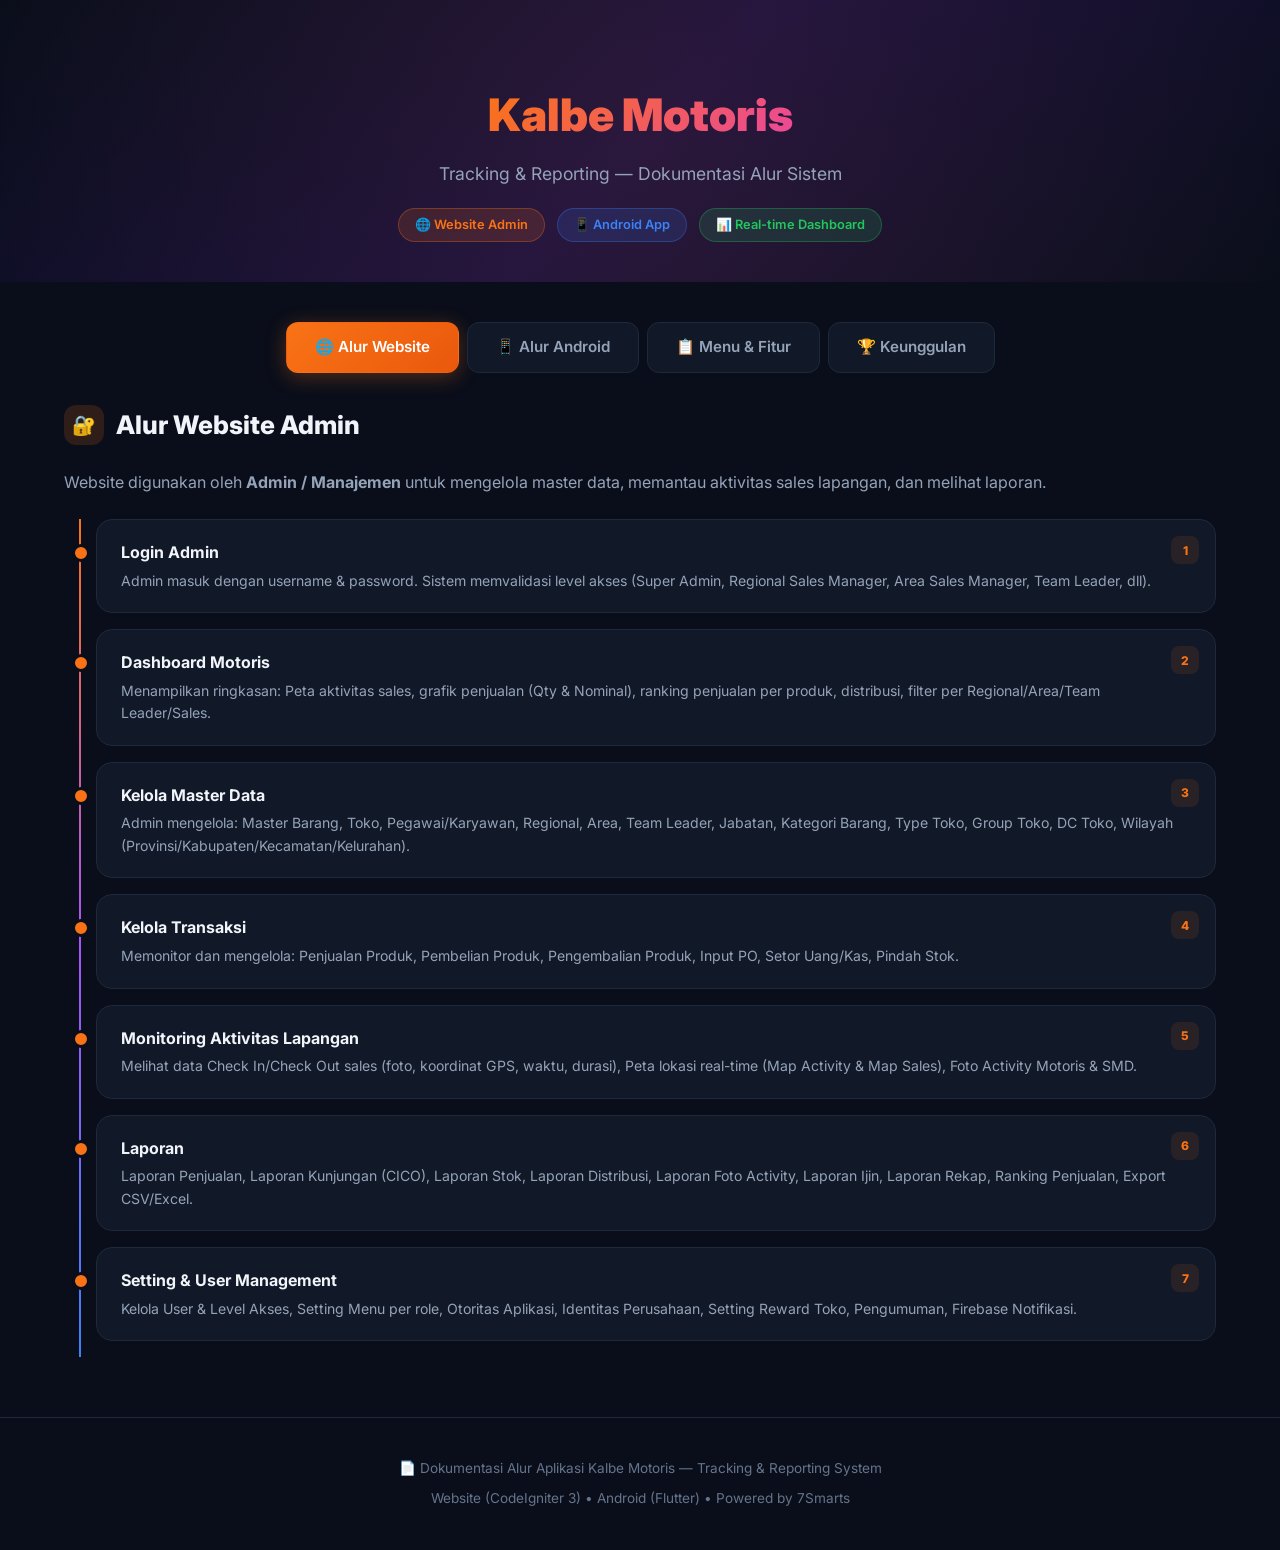
<file: index.html>
<!DOCTYPE html>
<html lang="id">
<head>
  <meta charset="UTF-8">
  <meta name="viewport" content="width=device-width, initial-scale=1.0">
  <title>Alur Aplikasi — Kalbe Motoris</title>
  <link rel="stylesheet" href="style.css">
</head>
<body>

<!-- HERO -->
<div class="hero">
  <h1><span>Kalbe Motoris</span></h1>
  <p>Tracking &amp; Reporting — Dokumentasi Alur Sistem</p>
  <div class="badge-row">
    <span class="badge badge-orange">🌐 Website Admin</span>
    <span class="badge badge-blue">📱 Android App</span>
    <span class="badge badge-green">📊 Real-time Dashboard</span>
  </div>
</div>

<!-- TABS -->
<div class="container">
  <div class="tabs">
    <div class="tab active" onclick="showTab('web')">🌐 Alur Website</div>
    <div class="tab" onclick="showTab('android')">📱 Alur Android</div>
    <div class="tab" onclick="showTab('menu')">📋 Menu &amp; Fitur</div>
    <div class="tab" onclick="showTab('keunggulan')">🏆 Keunggulan</div>
  </div>

  <!-- ===== TAB: WEBSITE ===== -->
  <div id="tab-web" class="tab-content active">
    <div class="section">
      <div class="section-title"><div class="icon icon-orange">🔐</div> Alur Website Admin</div>
      <p style="color:var(--text2);margin-bottom:24px;">Website digunakan oleh <strong>Admin / Manajemen</strong> untuk mengelola master data, memantau aktivitas sales lapangan, dan melihat laporan.</p>
      <div class="flow">
        <div class="flow-step"><span class="step-num">1</span><h4>Login Admin</h4><p>Admin masuk dengan username & password. Sistem memvalidasi level akses (Super Admin, Regional Sales Manager, Area Sales Manager, Team Leader, dll).</p></div>
        <div class="flow-step"><span class="step-num">2</span><h4>Dashboard Motoris</h4><p>Menampilkan ringkasan: Peta aktivitas sales, grafik penjualan (Qty & Nominal), ranking penjualan per produk, distribusi, filter per Regional/Area/Team Leader/Sales.</p></div>
        <div class="flow-step"><span class="step-num">3</span><h4>Kelola Master Data</h4><p>Admin mengelola: Master Barang, Toko, Pegawai/Karyawan, Regional, Area, Team Leader, Jabatan, Kategori Barang, Type Toko, Group Toko, DC Toko, Wilayah (Provinsi/Kabupaten/Kecamatan/Kelurahan).</p></div>
        <div class="flow-step"><span class="step-num">4</span><h4>Kelola Transaksi</h4><p>Memonitor dan mengelola: Penjualan Produk, Pembelian Produk, Pengembalian Produk, Input PO, Setor Uang/Kas, Pindah Stok.</p></div>
        <div class="flow-step"><span class="step-num">5</span><h4>Monitoring Aktivitas Lapangan</h4><p>Melihat data Check In/Check Out sales (foto, koordinat GPS, waktu, durasi), Peta lokasi real-time (Map Activity & Map Sales), Foto Activity Motoris & SMD.</p></div>
        <div class="flow-step"><span class="step-num">6</span><h4>Laporan</h4><p>Laporan Penjualan, Laporan Kunjungan (CICO), Laporan Stok, Laporan Distribusi, Laporan Foto Activity, Laporan Ijin, Laporan Rekap, Ranking Penjualan, Export CSV/Excel.</p></div>
        <div class="flow-step"><span class="step-num">7</span><h4>Setting & User Management</h4><p>Kelola User & Level Akses, Setting Menu per role, Otoritas Aplikasi, Identitas Perusahaan, Setting Reward Toko, Pengumuman, Firebase Notifikasi.</p></div>
      </div>
    </div>
  </div>

  <!-- ===== TAB: ANDROID ===== -->
  <div id="tab-android" class="tab-content">
    <div class="section">
      <div class="section-title"><div class="icon icon-blue">📱</div> Alur Aplikasi Android (Sales Lapangan)</div>
      <p style="color:var(--text2);margin-bottom:24px;">Aplikasi Android (Flutter) digunakan oleh <strong>Sales/Motoris</strong> di lapangan untuk check in ke toko, melakukan transaksi, dan dokumentasi aktivitas.</p>
      <div class="flow">
        <div class="flow-step"><span class="step-num">1</span><h4>Splash Screen</h4><p>Menampilkan logo Kalbe Motoris selama 1 detik saat inisialisasi aplikasi. Dark mode dengan aksen oranye.</p></div>
        <div class="flow-step"><span class="step-num">2</span><h4>Login</h4><p>Input Username & Password. Auto-login jika sesi masih aktif. Tersimpan di SharedPreferences. Jika password baru, diarahkan ke halaman Ganti Password.</p></div>
        <div class="flow-step"><span class="step-num">3</span><h4>Home Panel (Bottom Navigation)</h4><p>5 tab navigasi bawah: <strong>Home</strong> (Check In & Menu), <strong>Log Produk</strong> (riwayat produk), <strong>Log Uang</strong> (riwayat keuangan), <strong>Log Activity</strong> (riwayat aktivitas), <strong>Profile</strong> (data diri & logout).</p></div>
        <div class="flow-step"><span class="step-num">4</span><h4>Check In ke Toko</h4><p>Sales memilih toko terdekat (berdasarkan GPS) atau membuat toko baru (NOO). Wajib foto Check In. Lokasi GPS & alamat otomatis tercatat. Peta Google Maps menampilkan posisi saat ini.</p></div>
        <div class="flow-step"><span class="step-num">5</span><h4>Menu Transaksi (Setelah Check In)</h4><p>Menu muncul dinamis sesuai hak akses. Tersedia: Penjualan, Pembelian, Distribusi Produk, Distribusi Kategori, Foto Activity Motoris, Foto Activity SMD, Pengembalian, Input PO, Setor Uang, Input Stok, Input Ijin.</p></div>
        <div class="flow-step"><span class="step-num">6</span><h4>Transaksi di Toko</h4><p><strong>Penjualan:</strong> Pilih produk → input qty & harga → simpan detail → posting.<br><strong>Pembelian:</strong> Catat pembelian dari distributor.<br><strong>Distribusi:</strong> Checklist ketersediaan produk di toko vs kompetitor.<br><strong>Foto Activity:</strong> Upload foto aktivitas promosi di toko.</p></div>
        <div class="flow-step"><span class="step-num">7</span><h4>Check Out</h4><p>Setelah selesai, sales melakukan Check Out. Wajib foto Check Out. Lokasi GPS tercatat. Durasi kunjungan terhitung otomatis.</p></div>
        <div class="flow-step"><span class="step-num">8</span><h4>Kunjungan Berikutnya</h4><p>Sales berpindah ke toko lain, ulangi proses Check In → Transaksi → Check Out. Jumlah kunjungan hari ini tercatat di Home.</p></div>
      </div>
    </div>
  </div>

  <!-- ===== TAB: MENU ===== -->
  <div id="tab-menu" class="tab-content">
    <!-- Website Menus -->
    <div class="section">
      <div class="section-title"><div class="icon icon-orange">🌐</div> Menu Website Admin</div>
      <div class="menu-grid">
        <div class="menu-card"><h4><span class="emoji">📊</span> Dashboard Motoris</h4><p>Dashboard interaktif dengan grafik penjualan (Qty & Nominal), ranking produk, peta aktivitas, filter multi-level (Nasional → Regional → Area → Team Leader → Sales).</p><span class="tag tag-laporan">Dashboard</span></div>
        <div class="menu-card"><h4><span class="emoji">📦</span> Master Barang</h4><p>Kelola data produk: kode, nama, kategori, type, merk, satuan, kelompok, harga. Termasuk detail barang dan rasio satuan.</p><span class="tag tag-master">Master</span></div>
        <div class="menu-card"><h4><span class="emoji">🏪</span> Master Toko</h4><p>Data toko/outlet: nama, alamat, group toko, type toko, DC toko, kelurahan, koordinat GPS, type lokasi.</p><span class="tag tag-master">Master</span></div>
        <div class="menu-card"><h4><span class="emoji">👥</span> Master Pegawai</h4><p>Data karyawan, jabatan, team level (Regional, Sub-Regional, Team Leader, Cabang), area kerja, dan wilayah.</p><span class="tag tag-master">Master</span></div>
        <div class="menu-card"><h4><span class="emoji">🗺️</span> Wilayah</h4><p>Kelola hierarki wilayah: Provinsi, Kabupaten, Kecamatan, Kelurahan. Regional, Area, dan Spot Area.</p><span class="tag tag-master">Master</span></div>
        <div class="menu-card"><h4><span class="emoji">🛒</span> Penjualan</h4><p>Monitoring transaksi penjualan dari sales lapangan. Detail produk, qty, harga, total per transaksi.</p><span class="tag tag-transaksi">Transaksi</span></div>
        <div class="menu-card"><h4><span class="emoji">📥</span> Pembelian</h4><p>Catat pembelian produk dari distributor. Master & detail pembelian.</p><span class="tag tag-transaksi">Transaksi</span></div>
        <div class="menu-card"><h4><span class="emoji">🔄</span> Pengembalian</h4><p>Proses retur/pengembalian produk dari toko ke distributor.</p><span class="tag tag-transaksi">Transaksi</span></div>
        <div class="menu-card"><h4><span class="emoji">📋</span> Input PO</h4><p>Purchase Order dari toko. Master & detail PO dengan approval flow.</p><span class="tag tag-transaksi">Transaksi</span></div>
        <div class="menu-card"><h4><span class="emoji">💰</span> Setor Uang/Kas</h4><p>Pencatatan setor uang dari sales, setor kas, setor bank, penyerahan uang.</p><span class="tag tag-transaksi">Transaksi</span></div>
        <div class="menu-card"><h4><span class="emoji">📊</span> Laporan Penjualan</h4><p>Rekap penjualan per periode, per sales, per produk, per toko. Download Excel/CSV.</p><span class="tag tag-laporan">Laporan</span></div>
        <div class="menu-card"><h4><span class="emoji">📍</span> Laporan Kunjungan (CICO)</h4><p>Check In/Check Out: waktu, durasi, foto, lokasi GPS, alamat lengkap per sales per hari.</p><span class="tag tag-laporan">Laporan</span></div>
        <div class="menu-card"><h4><span class="emoji">📸</span> Laporan Foto Activity</h4><p>Foto aktivitas motoris & SMD di toko. Foto promosi, display, branding.</p><span class="tag tag-laporan">Laporan</span></div>
        <div class="menu-card"><h4><span class="emoji">📈</span> Laporan Distribusi</h4><p>Checklist distribusi produk per toko. Distribusi by produk & by kategori.</p><span class="tag tag-laporan">Laporan</span></div>
        <div class="menu-card"><h4><span class="emoji">📦</span> Laporan Stok</h4><p>Monitoring stok per outlet, stok harian, stock report, status stok.</p><span class="tag tag-laporan">Laporan</span></div>
        <div class="menu-card"><h4><span class="emoji">🗺️</span> Map Activity</h4><p>Peta real-time lokasi sales dan aktivitas kunjungan per tanggal.</p><span class="tag tag-laporan">Laporan</span></div>
        <div class="menu-card"><h4><span class="emoji">👤</span> User & Akses</h4><p>Manajemen user, level akses, otoritas per menu (Add/Edit/Delete/Print).</p><span class="tag tag-setting">Setting</span></div>
        <div class="menu-card"><h4><span class="emoji">⚙️</span> Setting</h4><p>Identitas perusahaan, reward toko, jadwal reward, pengumuman, firebase notifikasi.</p><span class="tag tag-setting">Setting</span></div>
      </div>
    </div>

    <!-- Android Menus -->
    <div class="section">
      <div class="section-title"><div class="icon icon-blue">📱</div> Menu Aplikasi Android</div>
      <div class="menu-grid">
        <div class="menu-card"><h4><span class="emoji">📍</span> Check In / Check Out</h4><p>GPS-based check in ke toko terdaftar atau buat toko baru (NOO). Foto wajib, koordinat & alamat otomatis, Google Maps, tracking durasi kunjungan.</p><span class="tag tag-field">Lapangan</span></div>
        <div class="menu-card"><h4><span class="emoji">🛒</span> Penjualan</h4><p>Input penjualan produk di toko setelah check in. Pilih produk, qty, harga. Multi-item per transaksi. Auto-sync ke server.</p><span class="tag tag-transaksi">Transaksi</span></div>
        <div class="menu-card"><h4><span class="emoji">📥</span> Pembelian</h4><p>Catat pembelian produk dari distributor. Khusus tipe toko Distributor.</p><span class="tag tag-transaksi">Transaksi</span></div>
        <div class="menu-card"><h4><span class="emoji">📊</span> Distribusi Produk</h4><p>Checklist ketersediaan produk Kalbe vs kompetitor di rak toko. Data distribusi per produk.</p><span class="tag tag-field">Lapangan</span></div>
        <div class="menu-card"><h4><span class="emoji">📂</span> Distribusi Kategori</h4><p>Checklist distribusi berdasarkan kategori produk. Analisa penetrasi per kategori.</p><span class="tag tag-field">Lapangan</span></div>
        <div class="menu-card"><h4><span class="emoji">📸</span> Foto Activity Motoris</h4><p>Upload foto aktivitas motoris di toko: display produk, promo, branding. Pilih jenis foto sesuai kategori.</p><span class="tag tag-field">Lapangan</span></div>
        <div class="menu-card"><h4><span class="emoji">📷</span> Foto Activity SMD</h4><p>Upload foto aktivitas SMD dengan sub-detail. Dokumentasi aktivitas sales & marketing.</p><span class="tag tag-field">Lapangan</span></div>
        <div class="menu-card"><h4><span class="emoji">🔄</span> Pengembalian</h4><p>Proses retur produk dari toko. Khusus tipe toko Distributor.</p><span class="tag tag-transaksi">Transaksi</span></div>
        <div class="menu-card"><h4><span class="emoji">📋</span> Input PO</h4><p>Input Purchase Order dari toko. Master & detail item PO.</p><span class="tag tag-transaksi">Transaksi</span></div>
        <div class="menu-card"><h4><span class="emoji">💰</span> Setor Uang</h4><p>Pencatatan setor uang hasil penjualan. Dengan opsi setor manual.</p><span class="tag tag-transaksi">Transaksi</span></div>
        <div class="menu-card"><h4><span class="emoji">📦</span> Input Stok</h4><p>Input stok produk di toko. Monitoring ketersediaan barang.</p><span class="tag tag-field">Lapangan</span></div>
        <div class="menu-card"><h4><span class="emoji">📝</span> Input Ijin</h4><p>Pengajuan ijin/cuti dari sales. Dengan flow approval dan posting.</p><span class="tag tag-setting">Administrasi</span></div>
        <div class="menu-card"><h4><span class="emoji">📦</span> Log Produk</h4><p>Riwayat transaksi produk: penjualan, pembelian, stok masuk/keluar.</p><span class="tag tag-laporan">Log</span></div>
        <div class="menu-card"><h4><span class="emoji">💵</span> Log Uang</h4><p>Riwayat transaksi keuangan: setor uang, kas masuk/keluar.</p><span class="tag tag-laporan">Log</span></div>
        <div class="menu-card"><h4><span class="emoji">🏃</span> Log Activity</h4><p>Riwayat aktivitas lapangan: kunjungan, check in/out, transaksi.</p><span class="tag tag-laporan">Log</span></div>
        <div class="menu-card"><h4><span class="emoji">👤</span> Profile & Ganti Password</h4><p>Lihat data profil sales, jabatan, team, area, regional. Ganti password.</p><span class="tag tag-setting">Akun</span></div>
      </div>
    </div>
  </div>

  <!-- ===== TAB: KEUNGGULAN ===== -->
  <div id="tab-keunggulan" class="tab-content">
    <div class="section">
      <div class="section-title"><div class="icon icon-green">🏆</div> Keunggulan vs Kompetitor</div>
      <div class="adv-grid">
        <div class="adv-card">
          <h4>📍 GPS-Based Check In/Out</h4>
          <ul>
            <li>Validasi lokasi real-time dengan Google Maps</li>
            <li>Deteksi lokasi palsu (mock location detection)</li>
            <li>Foto wajib saat Check In & Check Out sebagai bukti</li>
            <li>Pencatatan durasi kunjungan otomatis</li>
            <li>Alamat otomatis dari geocoding (reverse geocoding)</li>
          </ul>
        </div>
        <div class="adv-card">
          <h4>🔐 Multi-Level Akses Hierarkis</h4>
          <ul>
            <li>Hierarki: SA → Regional → Sub-Regional → Team Leader → Cabang → Sales</li>
            <li>Dashboard filter otomatis sesuai level user</li>
            <li>Menu dinamis sesuai hak akses (konfigurasi per user)</li>
            <li>Otoritas CRUD per menu (Add/Edit/Delete/Print)</li>
          </ul>
        </div>
        <div class="adv-card">
          <h4>📊 Dashboard Analitik Real-time</h4>
          <ul>
            <li>Grafik penjualan by Qty & Nominal (ApexCharts)</li>
            <li>Ranking penjualan per produk</li>
            <li>Penjualan per sales per produk</li>
            <li>Analisa distribusi produk vs kompetitor</li>
            <li>Filter multi-level: Nasional hingga per Sales</li>
          </ul>
        </div>
        <div class="adv-card">
          <h4>📱 Aplikasi Mobile Flutter (Cross-Platform)</h4>
          <ul>
            <li>Built dengan Flutter — performa native di Android & iOS</li>
            <li>Dark Mode modern dengan UI yang intuitif</li>
            <li>Offline-capable (SharedPreferences untuk session)</li>
            <li>Auto-login untuk produktivitas sales</li>
          </ul>
        </div>
        <div class="adv-card">
          <h4>🏪 Manajemen Toko Lengkap (NOO Support)</h4>
          <ul>
            <li>NOO (New Open Outlet) — sales bisa daftarkan toko baru langsung dari lapangan</li>
            <li>Toko terdekat otomatis berdasarkan radius GPS</li>
            <li>Klasifikasi: Group Toko, Type Toko, DC Toko, Type Lokasi</li>
            <li>Integrasi wilayah lengkap (Provinsi → Kelurahan)</li>
          </ul>
        </div>
        <div class="adv-card">
          <h4>📸 Dokumentasi Foto Aktivitas</h4>
          <ul>
            <li>Foto Activity Motoris & SMD dengan kategorisasi</li>
            <li>Upload langsung dari kamera smartphone</li>
            <li>Terintegrasi dengan data check in toko</li>
            <li>Laporan foto activity lengkap di website admin</li>
          </ul>
        </div>
        <div class="adv-card">
          <h4>📈 Distribusi & Kompetitor Analysis</h4>
          <ul>
            <li>Checklist distribusi produk di setiap toko</li>
            <li>Perbandingan produk sendiri vs kompetitor</li>
            <li>Distribusi by produk & by kategori</li>
            <li>Data real-time untuk strategi penetrasi pasar</li>
          </ul>
        </div>
        <div class="adv-card">
          <h4>🔔 Notifikasi & Komunikasi</h4>
          <ul>
            <li>Firebase Cloud Messaging untuk push notification</li>
            <li>Pengumuman dari admin ke semua sales</li>
            <li>Kirim pesan internal ke pegawai</li>
            <li>Alert system untuk approval & posting</li>
          </ul>
        </div>
      </div>
    </div>

    <!-- Comparison Table -->
    <div class="section">
      <div class="section-title"><div class="icon icon-purple">📊</div> Perbandingan dengan Kompetitor</div>
      <div style="overflow-x:auto;">
        <table class="compare-table">
          <thead>
            <tr>
              <th>Fitur</th>
              <th>Kalbe Motoris</th>
              <th>Kompetitor Umum</th>
            </tr>
          </thead>
          <tbody>
            <tr><td>GPS Check In/Out dengan Foto</td><td class="check">✓ Lengkap + Anti Fake GPS</td><td class="cross">✗ Sebagian tanpa foto</td></tr>
            <tr><td>Dashboard Multi-Level Hierarki</td><td class="check">✓ 6 Level (SA→Sales)</td><td class="cross">✗ Umumnya 2-3 level</td></tr>
            <tr><td>NOO (New Open Outlet) dari Lapangan</td><td class="check">✓ Sales bisa daftar toko baru</td><td class="cross">✗ Harus via admin</td></tr>
            <tr><td>Distribusi Produk vs Kompetitor</td><td class="check">✓ Checklist per produk & kategori</td><td class="cross">✗ Jarang tersedia</td></tr>
            <tr><td>Foto Activity Terkategorisasi</td><td class="check">✓ Motoris & SMD terpisah</td><td class="cross">✗ Foto tanpa kategori</td></tr>
            <tr><td>Grafik Penjualan Interaktif</td><td class="check">✓ ApexCharts multi-dimensi</td><td>○ Grafik sederhana</td></tr>
            <tr><td>Map Real-time Lokasi Sales</td><td class="check">✓ Google Maps terintegrasi</td><td>○ Sebagian ada</td></tr>
            <tr><td>Menu Dinamis per Hak Akses</td><td class="check">✓ Konfigurasi per user</td><td class="cross">✗ Menu statis</td></tr>
            <tr><td>Multi-Transaksi (Jual/Beli/PO/Retur)</td><td class="check">✓ Lengkap semua tipe</td><td>○ Umumnya hanya penjualan</td></tr>
            <tr><td>Export Laporan (Excel/CSV)</td><td class="check">✓ Multi-format export</td><td>○ Terbatas</td></tr>
            <tr><td>Cross-Platform (Android & iOS)</td><td class="check">✓ Flutter Framework</td><td class="cross">✗ Kebanyakan Android only</td></tr>
            <tr><td>Setor Uang & Kas Management</td><td class="check">✓ Lengkap + manual option</td><td class="cross">✗ Jarang tersedia</td></tr>
          </tbody>
        </table>
      </div>
    </div>
  </div>

</div>

<!-- Footer -->
<div class="footer">
  <p>📄 Dokumentasi Alur Aplikasi Kalbe Motoris — Tracking & Reporting System</p>
  <p style="margin-top:8px;">Website (CodeIgniter 3) • Android (Flutter) • Powered by 7Smarts</p>
</div>

<script>
function showTab(id) {
  document.querySelectorAll('.tab-content').forEach(el => el.classList.remove('active'));
  document.querySelectorAll('.tab').forEach(el => el.classList.remove('active'));
  document.getElementById('tab-' + id).classList.add('active');
  event.target.classList.add('active');
  window.scrollTo({ top: 200, behavior: 'smooth' });
}
</script>
</body>
</html>
</file>
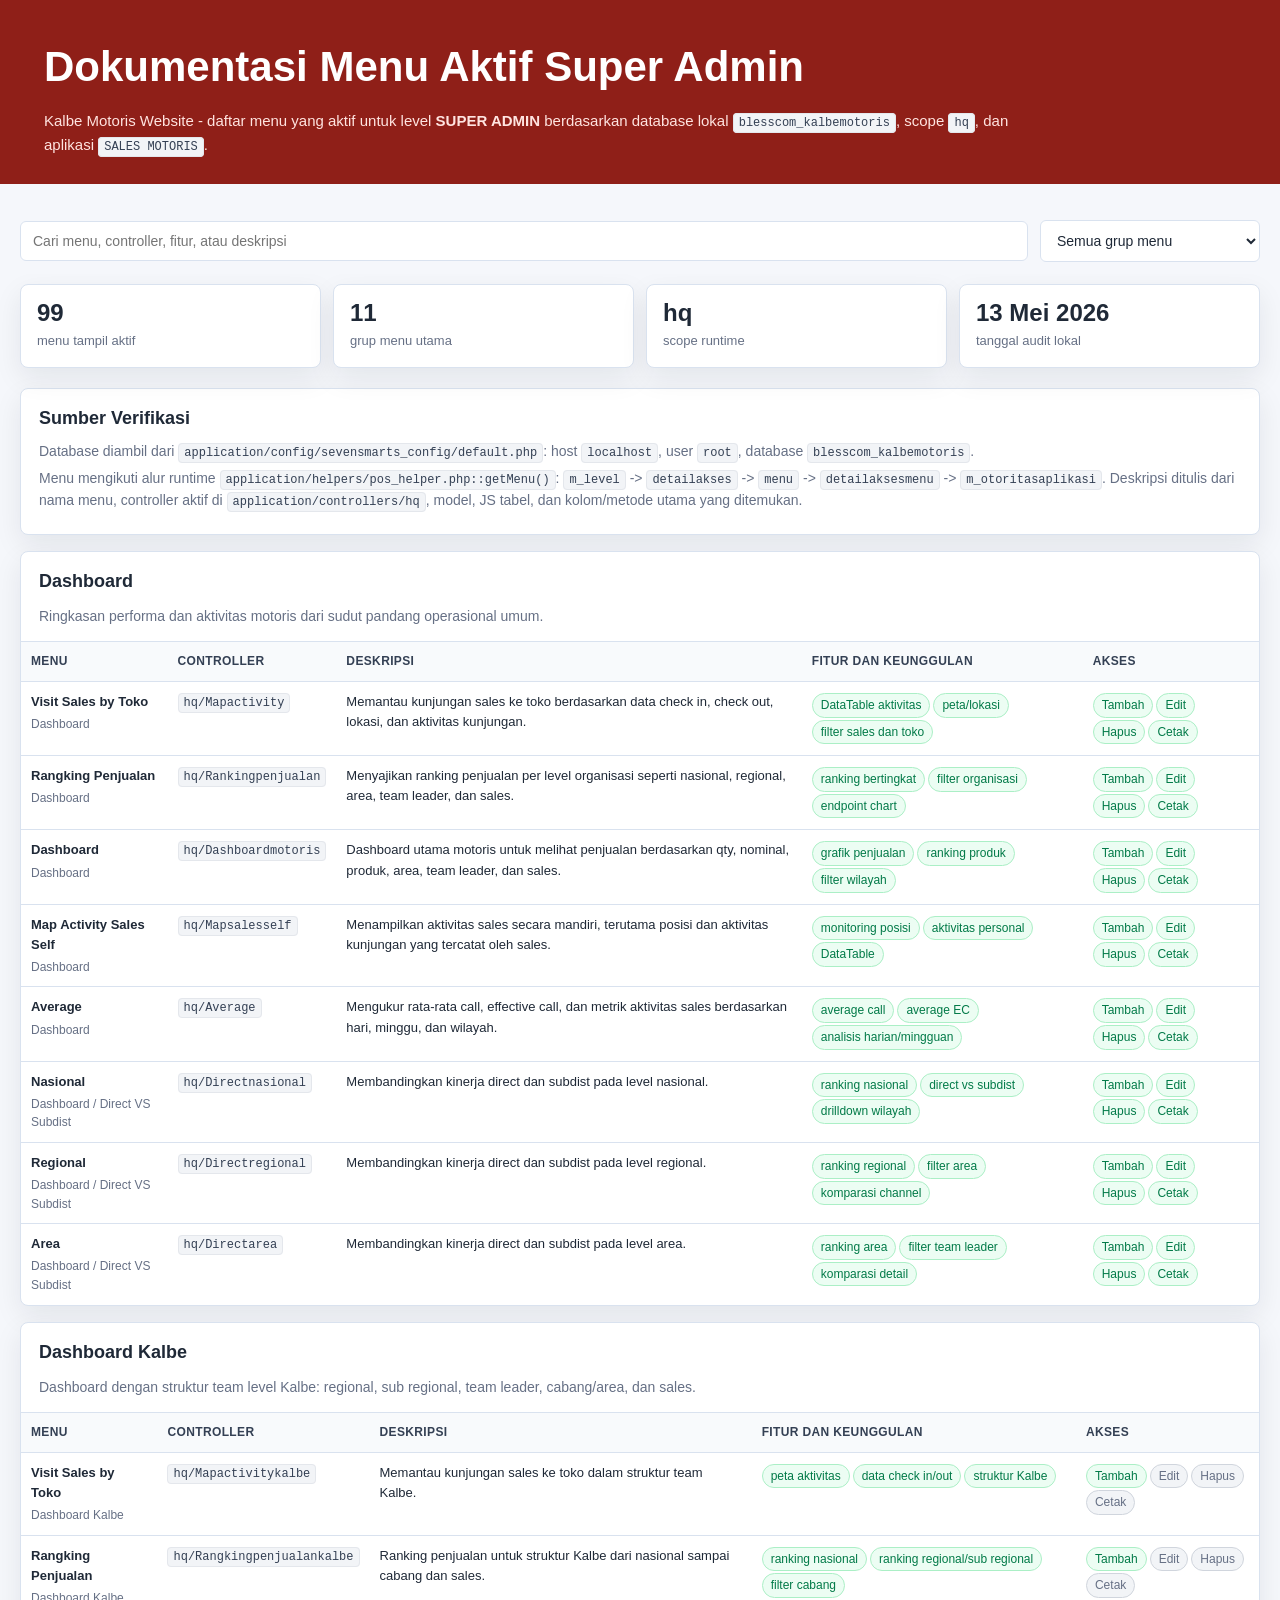
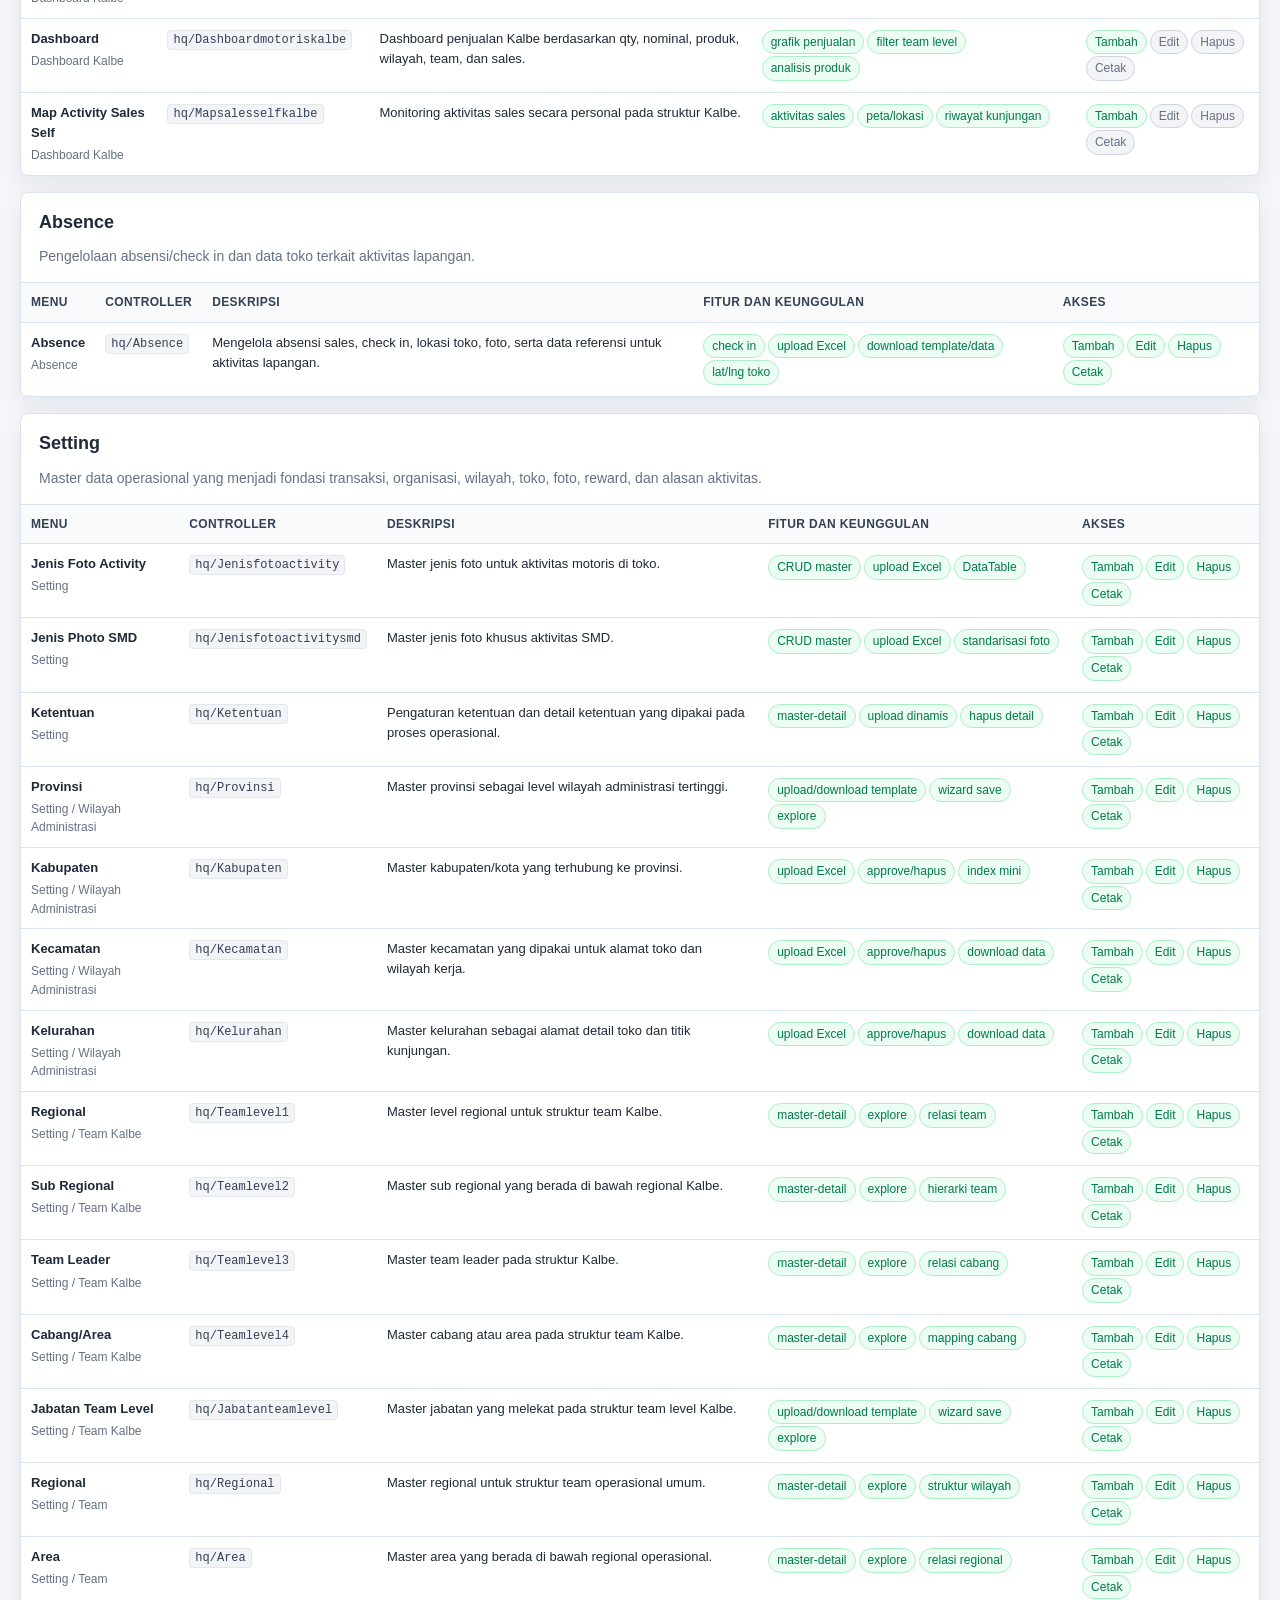
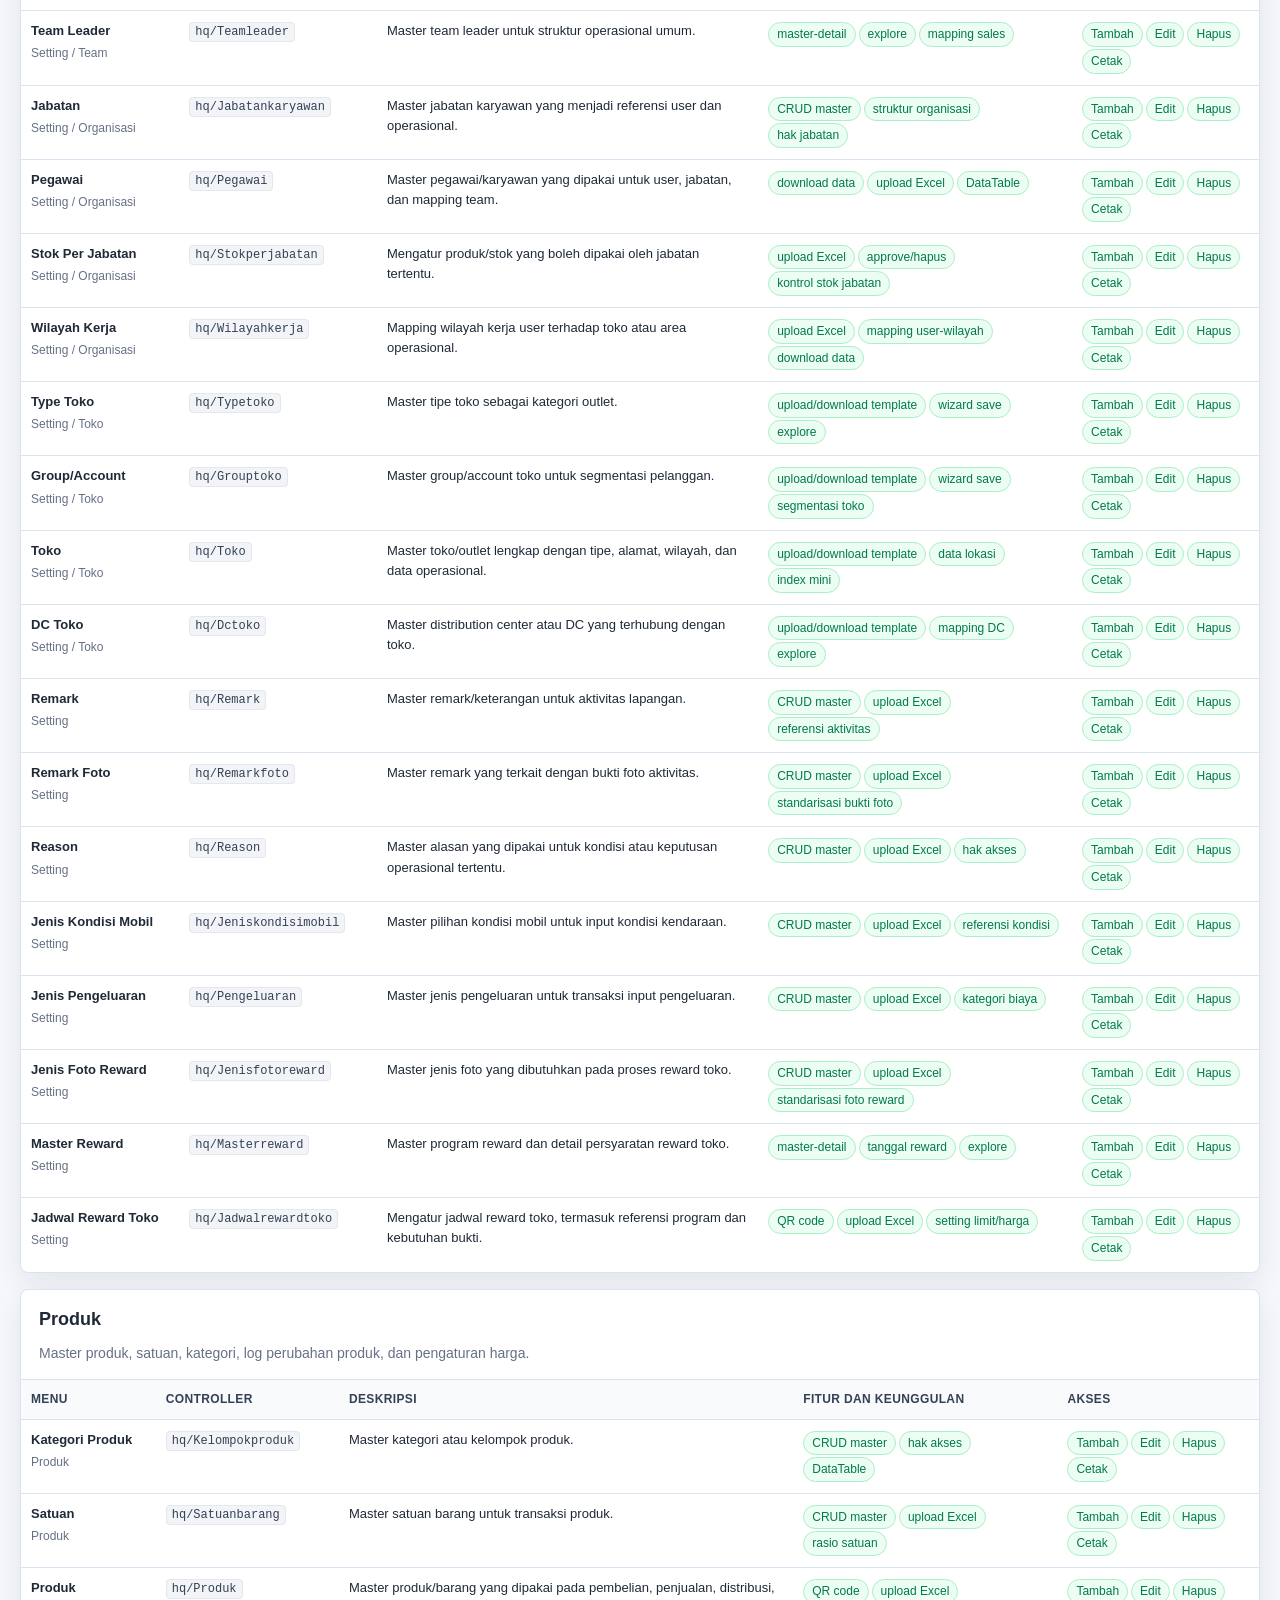
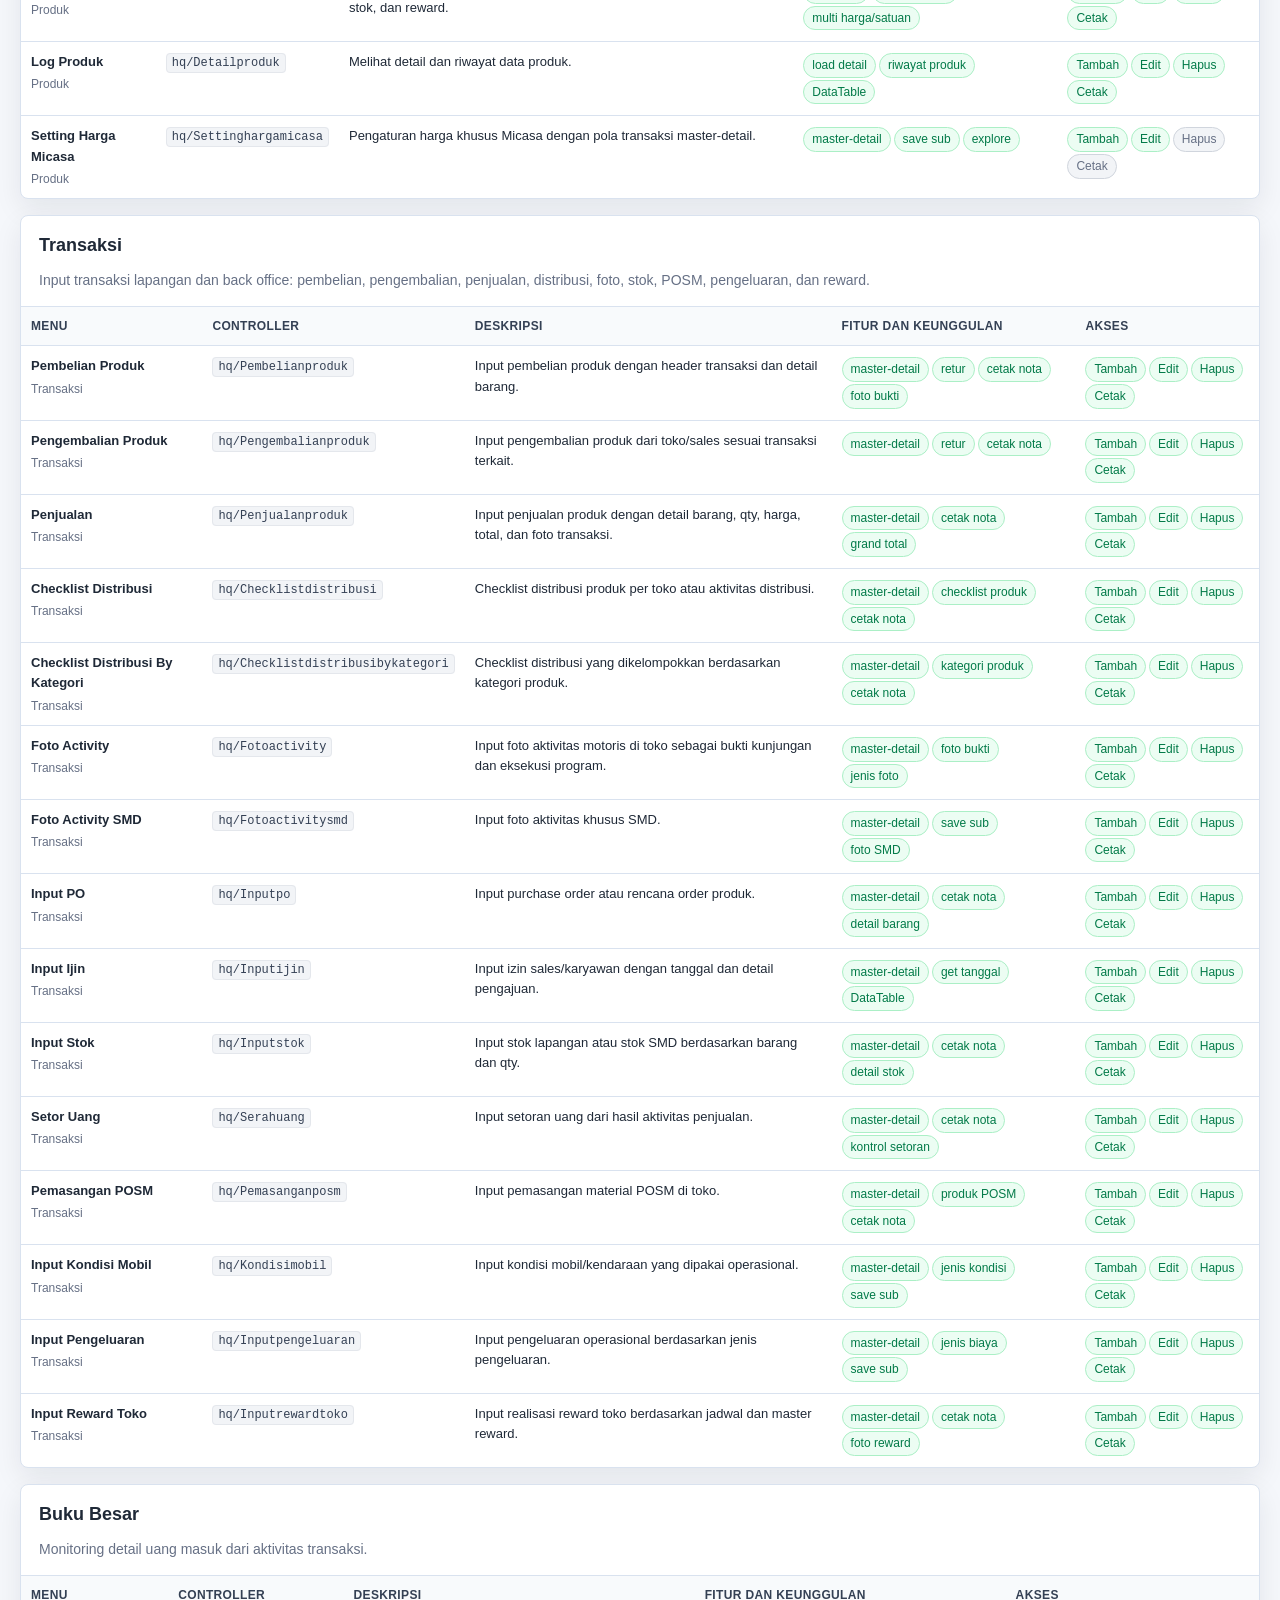
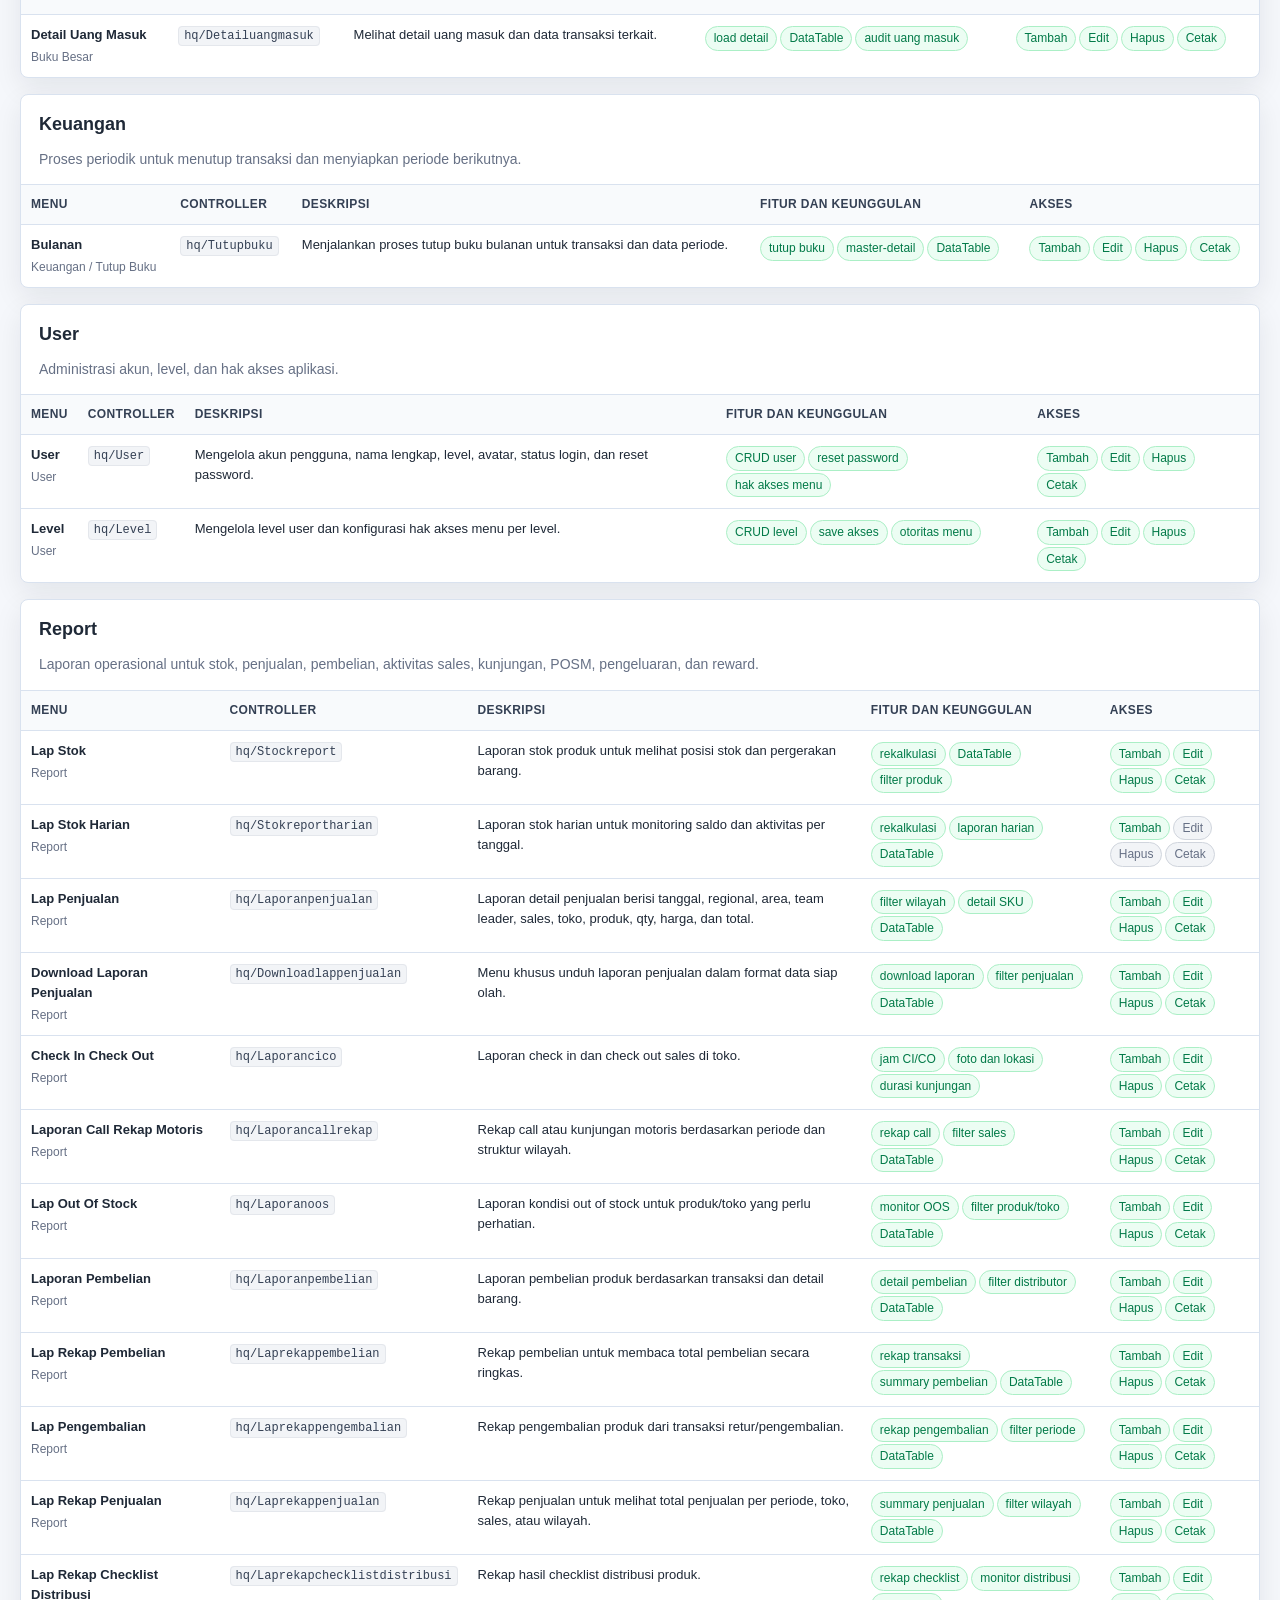
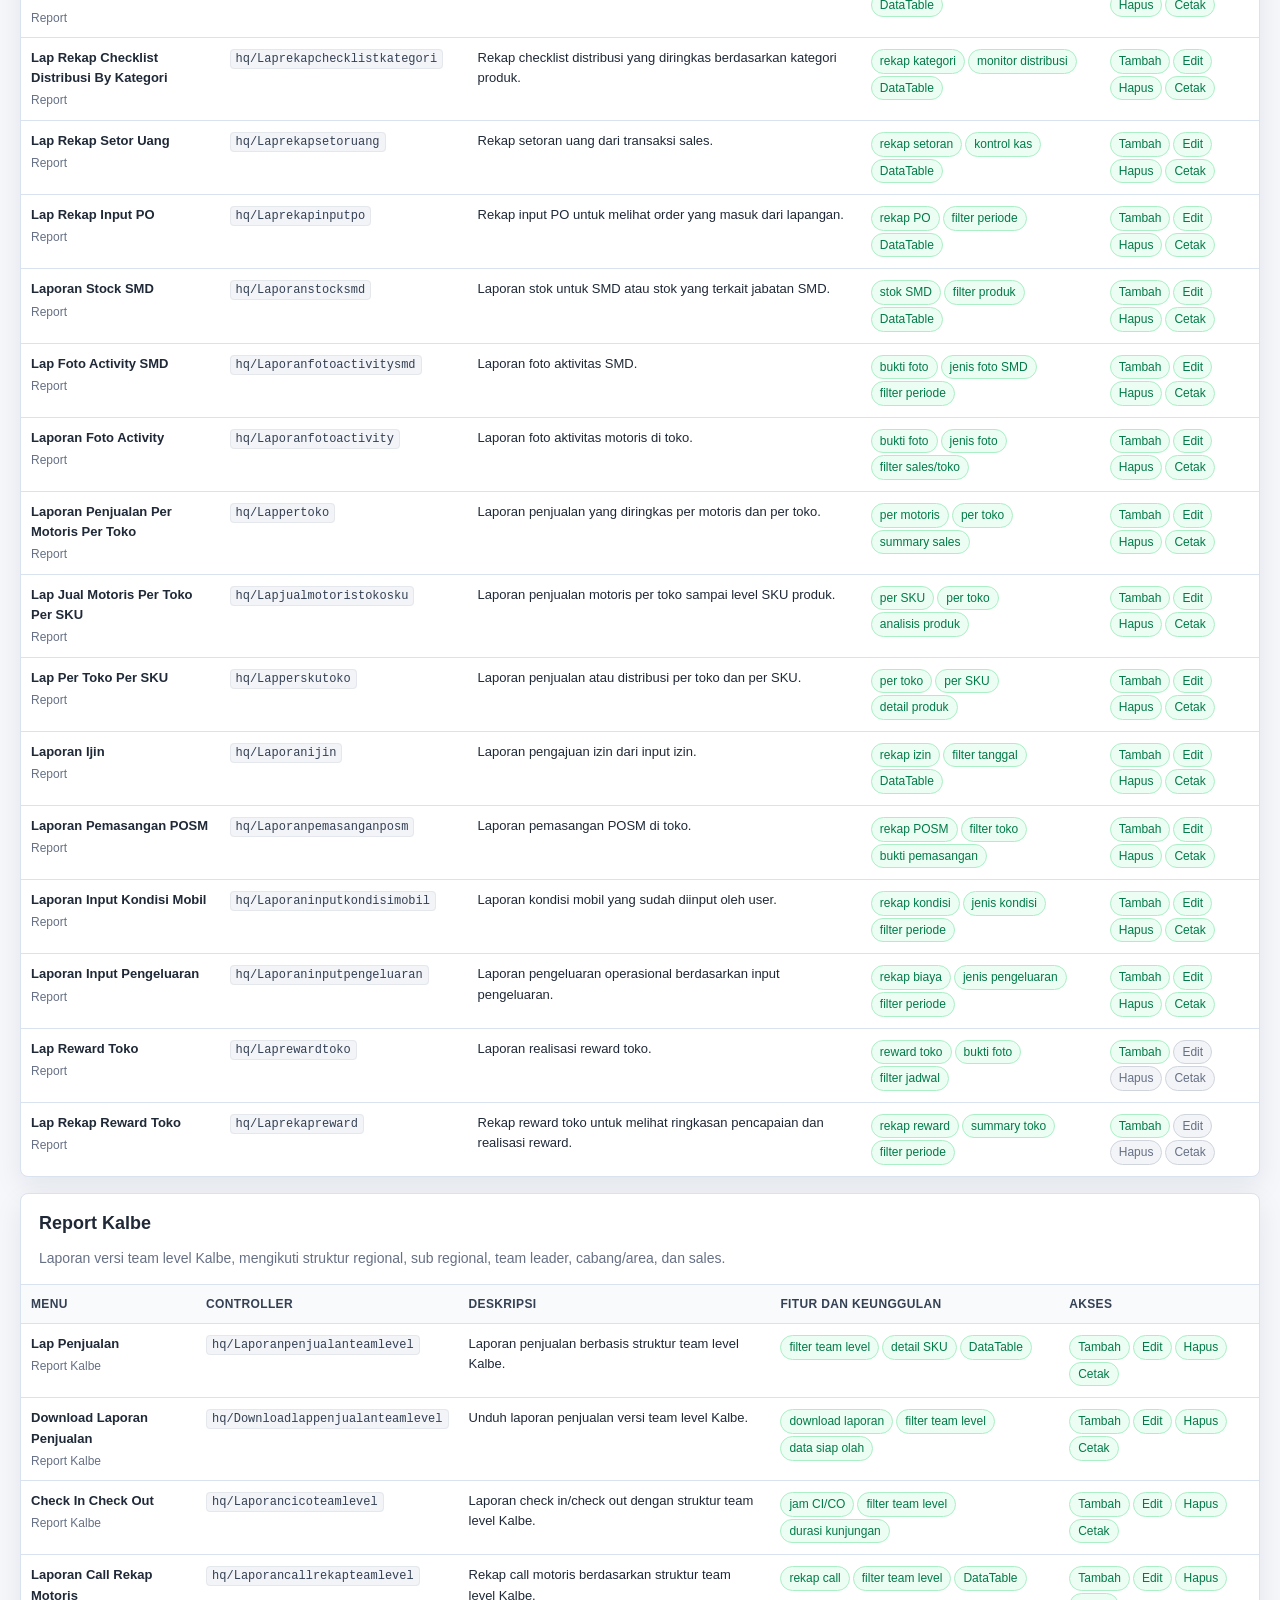
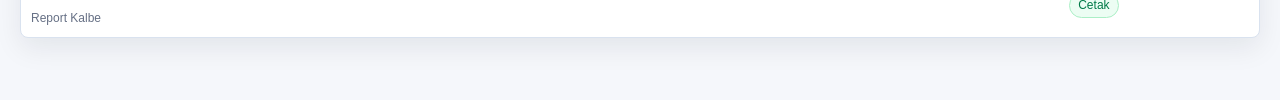
<file: cd/index.html>
<!doctype html>
<html lang="id">
<head>
  <meta charset="utf-8">
  <meta name="viewport" content="width=device-width, initial-scale=1">
  <title>Dokumentasi Menu Aktif Super Admin - Kalbe Motoris</title>
  <style>
    :root {
      --bg: #f5f7fb;
      --panel: #ffffff;
      --text: #1f2937;
      --muted: #667085;
      --line: #d9e2ef;
      --brand: #b42318;
      --brand-soft: #fff1f0;
      --accent: #0f766e;
      --accent-soft: #ecfdf3;
      --warning-soft: #fff7ed;
      --shadow: 0 10px 28px rgba(15, 23, 42, .08);
    }

    * { box-sizing: border-box; }

    body {
      margin: 0;
      background: var(--bg);
      color: var(--text);
      font-family: Arial, Helvetica, sans-serif;
      line-height: 1.55;
    }

    header {
      background: #8f1f18;
      color: #ffffff;
      padding: 34px 28px 28px;
    }

    header .wrap, main {
      width: min(1240px, calc(100% - 32px));
      margin: 0 auto;
    }

    h1 {
      margin: 0 0 10px;
      font-size: clamp(26px, 4vw, 42px);
      letter-spacing: 0;
    }

    .subtitle {
      max-width: 980px;
      margin: 0;
      color: #ffe4e0;
      font-size: 15px;
    }

    main { padding: 24px 0 46px; }

    .toolbar {
      position: sticky;
      top: 0;
      z-index: 10;
      display: grid;
      grid-template-columns: 1fr auto;
      gap: 12px;
      align-items: center;
      padding: 12px 0;
      background: rgba(245, 247, 251, .94);
      backdrop-filter: blur(8px);
    }

    input[type="search"], select {
      width: 100%;
      border: 1px solid var(--line);
      border-radius: 6px;
      padding: 11px 12px;
      font-size: 14px;
      color: var(--text);
      background: #ffffff;
    }

    select { width: 220px; }

    .stats {
      display: grid;
      grid-template-columns: repeat(4, minmax(0, 1fr));
      gap: 12px;
      margin: 10px 0 20px;
    }

    .stat {
      background: var(--panel);
      border: 1px solid var(--line);
      border-radius: 8px;
      padding: 14px 16px;
      box-shadow: var(--shadow);
    }

    .stat strong {
      display: block;
      font-size: 24px;
      line-height: 1.2;
    }

    .stat span {
      color: var(--muted);
      font-size: 13px;
    }

    .note, section {
      background: var(--panel);
      border: 1px solid var(--line);
      border-radius: 8px;
      box-shadow: var(--shadow);
    }

    .note {
      padding: 16px 18px;
      margin-bottom: 16px;
    }

    .note h2, section h2 {
      margin: 0 0 8px;
      font-size: 18px;
    }

    .note p {
      margin: 6px 0;
      color: var(--muted);
      font-size: 14px;
    }

    section {
      margin: 16px 0;
      overflow: hidden;
    }

    section h2 {
      padding: 16px 18px 2px;
    }

    .section-summary {
      margin: 0;
      padding: 0 18px 14px;
      color: var(--muted);
      font-size: 14px;
    }

    table {
      width: 100%;
      border-collapse: collapse;
      border-top: 1px solid var(--line);
      font-size: 13px;
    }

    th, td {
      border-bottom: 1px solid var(--line);
      padding: 10px 10px;
      text-align: left;
      vertical-align: top;
    }

    th {
      background: #f8fafc;
      color: #344054;
      font-size: 12px;
      text-transform: uppercase;
      letter-spacing: .03em;
    }

    tr:last-child td { border-bottom: 0; }

    .path {
      color: var(--muted);
      font-size: 12px;
      margin-top: 3px;
    }

    code {
      background: #f2f4f7;
      border: 1px solid #e4e7ec;
      border-radius: 4px;
      padding: 2px 5px;
      font-family: Consolas, Monaco, monospace;
      font-size: 12px;
      color: #344054;
    }

    .pill {
      display: inline-block;
      border-radius: 999px;
      padding: 2px 8px;
      margin: 1px 3px 1px 0;
      background: var(--accent-soft);
      color: #027a48;
      border: 1px solid #abefc6;
      font-size: 12px;
      white-space: nowrap;
    }

    .pill.warn {
      background: var(--warning-soft);
      color: #b54708;
      border-color: #fedf89;
    }

    .pill.no {
      background: #f2f4f7;
      color: #667085;
      border-color: #d0d5dd;
    }

    .hidden { display: none; }

    @media (max-width: 820px) {
      .toolbar, .stats { grid-template-columns: 1fr; }
      select { width: 100%; }
      table, thead, tbody, th, td, tr { display: block; }
      thead { display: none; }
      tr { border-bottom: 1px solid var(--line); padding: 8px 0; }
      td { border: 0; padding: 7px 14px; }
      td::before {
        content: attr(data-label);
        display: block;
        color: var(--muted);
        font-size: 11px;
        text-transform: uppercase;
        letter-spacing: .03em;
        margin-bottom: 2px;
      }
    }
  </style>
</head>
<body>
  <header>
    <div class="wrap">
      <h1>Dokumentasi Menu Aktif Super Admin</h1>
      <p class="subtitle">Kalbe Motoris Website - daftar menu yang aktif untuk level <strong>SUPER ADMIN</strong> berdasarkan database lokal <code>blesscom_kalbemotoris</code>, scope <code>hq</code>, dan aplikasi <code>SALES MOTORIS</code>.</p>
    </div>
  </header>

  <main>
    <div class="toolbar" aria-label="Filter dokumentasi">
      <input id="search" type="search" placeholder="Cari menu, controller, fitur, atau deskripsi">
      <select id="groupFilter">
        <option value="">Semua grup menu</option>
        <option>Dashboard</option>
        <option>Dashboard Kalbe</option>
        <option>Absence</option>
        <option>Setting</option>
        <option>Produk</option>
        <option>Transaksi</option>
        <option>Buku Besar</option>
        <option>Keuangan</option>
        <option>User</option>
        <option>Report</option>
        <option>Report Kalbe</option>
      </select>
    </div>

    <div class="stats">
      <div class="stat"><strong>99</strong><span>menu tampil aktif</span></div>
      <div class="stat"><strong>11</strong><span>grup menu utama</span></div>
      <div class="stat"><strong>hq</strong><span>scope runtime</span></div>
      <div class="stat"><strong>13 Mei 2026</strong><span>tanggal audit lokal</span></div>
    </div>

    <div class="note">
      <h2>Sumber Verifikasi</h2>
      <p>Database diambil dari <code>application/config/sevensmarts_config/default.php</code>: host <code>localhost</code>, user <code>root</code>, database <code>blesscom_kalbemotoris</code>.</p>
      <p>Menu mengikuti alur runtime <code>application/helpers/pos_helper.php::getMenu()</code>: <code>m_level</code> -> <code>detailakses</code> -> <code>menu</code> -> <code>detailaksesmenu</code> -> <code>m_otoritasaplikasi</code>. Deskripsi ditulis dari nama menu, controller aktif di <code>application/controllers/hq</code>, model, JS tabel, dan kolom/metode utama yang ditemukan.</p>
    </div>

    <section data-group="Dashboard">
      <h2>Dashboard</h2>
      <p class="section-summary">Ringkasan performa dan aktivitas motoris dari sudut pandang operasional umum.</p>
      <table>
        <thead><tr><th>Menu</th><th>Controller</th><th>Deskripsi</th><th>Fitur dan Keunggulan</th><th>Akses</th></tr></thead>
        <tbody>
          <tr><td data-label="Menu"><strong>Visit Sales by Toko</strong><div class="path">Dashboard</div></td><td data-label="Controller"><code>hq/Mapactivity</code></td><td data-label="Deskripsi">Memantau kunjungan sales ke toko berdasarkan data check in, check out, lokasi, dan aktivitas kunjungan.</td><td data-label="Fitur"><span class="pill">DataTable aktivitas</span><span class="pill">peta/lokasi</span><span class="pill">filter sales dan toko</span></td><td data-label="Akses"><span class="pill">Tambah</span><span class="pill">Edit</span><span class="pill">Hapus</span><span class="pill">Cetak</span></td></tr>
          <tr><td data-label="Menu"><strong>Rangking Penjualan</strong><div class="path">Dashboard</div></td><td data-label="Controller"><code>hq/Rankingpenjualan</code></td><td data-label="Deskripsi">Menyajikan ranking penjualan per level organisasi seperti nasional, regional, area, team leader, dan sales.</td><td data-label="Fitur"><span class="pill">ranking bertingkat</span><span class="pill">filter organisasi</span><span class="pill">endpoint chart</span></td><td data-label="Akses"><span class="pill">Tambah</span><span class="pill">Edit</span><span class="pill">Hapus</span><span class="pill">Cetak</span></td></tr>
          <tr><td data-label="Menu"><strong>Dashboard</strong><div class="path">Dashboard</div></td><td data-label="Controller"><code>hq/Dashboardmotoris</code></td><td data-label="Deskripsi">Dashboard utama motoris untuk melihat penjualan berdasarkan qty, nominal, produk, area, team leader, dan sales.</td><td data-label="Fitur"><span class="pill">grafik penjualan</span><span class="pill">ranking produk</span><span class="pill">filter wilayah</span></td><td data-label="Akses"><span class="pill">Tambah</span><span class="pill">Edit</span><span class="pill">Hapus</span><span class="pill">Cetak</span></td></tr>
          <tr><td data-label="Menu"><strong>Map Activity Sales Self</strong><div class="path">Dashboard</div></td><td data-label="Controller"><code>hq/Mapsalesself</code></td><td data-label="Deskripsi">Menampilkan aktivitas sales secara mandiri, terutama posisi dan aktivitas kunjungan yang tercatat oleh sales.</td><td data-label="Fitur"><span class="pill">monitoring posisi</span><span class="pill">aktivitas personal</span><span class="pill">DataTable</span></td><td data-label="Akses"><span class="pill">Tambah</span><span class="pill">Edit</span><span class="pill">Hapus</span><span class="pill">Cetak</span></td></tr>
          <tr><td data-label="Menu"><strong>Average</strong><div class="path">Dashboard</div></td><td data-label="Controller"><code>hq/Average</code></td><td data-label="Deskripsi">Mengukur rata-rata call, effective call, dan metrik aktivitas sales berdasarkan hari, minggu, dan wilayah.</td><td data-label="Fitur"><span class="pill">average call</span><span class="pill">average EC</span><span class="pill">analisis harian/mingguan</span></td><td data-label="Akses"><span class="pill">Tambah</span><span class="pill">Edit</span><span class="pill">Hapus</span><span class="pill">Cetak</span></td></tr>
          <tr><td data-label="Menu"><strong>Nasional</strong><div class="path">Dashboard / Direct VS Subdist</div></td><td data-label="Controller"><code>hq/Directnasional</code></td><td data-label="Deskripsi">Membandingkan kinerja direct dan subdist pada level nasional.</td><td data-label="Fitur"><span class="pill">ranking nasional</span><span class="pill">direct vs subdist</span><span class="pill">drilldown wilayah</span></td><td data-label="Akses"><span class="pill">Tambah</span><span class="pill">Edit</span><span class="pill">Hapus</span><span class="pill">Cetak</span></td></tr>
          <tr><td data-label="Menu"><strong>Regional</strong><div class="path">Dashboard / Direct VS Subdist</div></td><td data-label="Controller"><code>hq/Directregional</code></td><td data-label="Deskripsi">Membandingkan kinerja direct dan subdist pada level regional.</td><td data-label="Fitur"><span class="pill">ranking regional</span><span class="pill">filter area</span><span class="pill">komparasi channel</span></td><td data-label="Akses"><span class="pill">Tambah</span><span class="pill">Edit</span><span class="pill">Hapus</span><span class="pill">Cetak</span></td></tr>
          <tr><td data-label="Menu"><strong>Area</strong><div class="path">Dashboard / Direct VS Subdist</div></td><td data-label="Controller"><code>hq/Directarea</code></td><td data-label="Deskripsi">Membandingkan kinerja direct dan subdist pada level area.</td><td data-label="Fitur"><span class="pill">ranking area</span><span class="pill">filter team leader</span><span class="pill">komparasi detail</span></td><td data-label="Akses"><span class="pill">Tambah</span><span class="pill">Edit</span><span class="pill">Hapus</span><span class="pill">Cetak</span></td></tr>
        </tbody>
      </table>
    </section>

    <section data-group="Dashboard Kalbe">
      <h2>Dashboard Kalbe</h2>
      <p class="section-summary">Dashboard dengan struktur team level Kalbe: regional, sub regional, team leader, cabang/area, dan sales.</p>
      <table>
        <thead><tr><th>Menu</th><th>Controller</th><th>Deskripsi</th><th>Fitur dan Keunggulan</th><th>Akses</th></tr></thead>
        <tbody>
          <tr><td data-label="Menu"><strong>Visit Sales by Toko</strong><div class="path">Dashboard Kalbe</div></td><td data-label="Controller"><code>hq/Mapactivitykalbe</code></td><td data-label="Deskripsi">Memantau kunjungan sales ke toko dalam struktur team Kalbe.</td><td data-label="Fitur"><span class="pill">peta aktivitas</span><span class="pill">data check in/out</span><span class="pill">struktur Kalbe</span></td><td data-label="Akses"><span class="pill">Tambah</span><span class="pill no">Edit</span><span class="pill no">Hapus</span><span class="pill no">Cetak</span></td></tr>
          <tr><td data-label="Menu"><strong>Rangking Penjualan</strong><div class="path">Dashboard Kalbe</div></td><td data-label="Controller"><code>hq/Rangkingpenjualankalbe</code></td><td data-label="Deskripsi">Ranking penjualan untuk struktur Kalbe dari nasional sampai cabang dan sales.</td><td data-label="Fitur"><span class="pill">ranking nasional</span><span class="pill">ranking regional/sub regional</span><span class="pill">filter cabang</span></td><td data-label="Akses"><span class="pill">Tambah</span><span class="pill no">Edit</span><span class="pill no">Hapus</span><span class="pill no">Cetak</span></td></tr>
          <tr><td data-label="Menu"><strong>Dashboard</strong><div class="path">Dashboard Kalbe</div></td><td data-label="Controller"><code>hq/Dashboardmotoriskalbe</code></td><td data-label="Deskripsi">Dashboard penjualan Kalbe berdasarkan qty, nominal, produk, wilayah, team, dan sales.</td><td data-label="Fitur"><span class="pill">grafik penjualan</span><span class="pill">filter team level</span><span class="pill">analisis produk</span></td><td data-label="Akses"><span class="pill">Tambah</span><span class="pill no">Edit</span><span class="pill no">Hapus</span><span class="pill no">Cetak</span></td></tr>
          <tr><td data-label="Menu"><strong>Map Activity Sales Self</strong><div class="path">Dashboard Kalbe</div></td><td data-label="Controller"><code>hq/Mapsalesselfkalbe</code></td><td data-label="Deskripsi">Monitoring aktivitas sales secara personal pada struktur Kalbe.</td><td data-label="Fitur"><span class="pill">aktivitas sales</span><span class="pill">peta/lokasi</span><span class="pill">riwayat kunjungan</span></td><td data-label="Akses"><span class="pill">Tambah</span><span class="pill no">Edit</span><span class="pill no">Hapus</span><span class="pill no">Cetak</span></td></tr>
        </tbody>
      </table>
    </section>

    <section data-group="Absence">
      <h2>Absence</h2>
      <p class="section-summary">Pengelolaan absensi/check in dan data toko terkait aktivitas lapangan.</p>
      <table>
        <thead><tr><th>Menu</th><th>Controller</th><th>Deskripsi</th><th>Fitur dan Keunggulan</th><th>Akses</th></tr></thead>
        <tbody>
          <tr><td data-label="Menu"><strong>Absence</strong><div class="path">Absence</div></td><td data-label="Controller"><code>hq/Absence</code></td><td data-label="Deskripsi">Mengelola absensi sales, check in, lokasi toko, foto, serta data referensi untuk aktivitas lapangan.</td><td data-label="Fitur"><span class="pill">check in</span><span class="pill">upload Excel</span><span class="pill">download template/data</span><span class="pill">lat/lng toko</span></td><td data-label="Akses"><span class="pill">Tambah</span><span class="pill">Edit</span><span class="pill">Hapus</span><span class="pill">Cetak</span></td></tr>
        </tbody>
      </table>
    </section>

    <section data-group="Setting">
      <h2>Setting</h2>
      <p class="section-summary">Master data operasional yang menjadi fondasi transaksi, organisasi, wilayah, toko, foto, reward, dan alasan aktivitas.</p>
      <table>
        <thead><tr><th>Menu</th><th>Controller</th><th>Deskripsi</th><th>Fitur dan Keunggulan</th><th>Akses</th></tr></thead>
        <tbody>
          <tr><td data-label="Menu"><strong>Jenis Foto Activity</strong><div class="path">Setting</div></td><td data-label="Controller"><code>hq/Jenisfotoactivity</code></td><td data-label="Deskripsi">Master jenis foto untuk aktivitas motoris di toko.</td><td data-label="Fitur"><span class="pill">CRUD master</span><span class="pill">upload Excel</span><span class="pill">DataTable</span></td><td data-label="Akses"><span class="pill">Tambah</span><span class="pill">Edit</span><span class="pill">Hapus</span><span class="pill">Cetak</span></td></tr>
          <tr><td data-label="Menu"><strong>Jenis Photo SMD</strong><div class="path">Setting</div></td><td data-label="Controller"><code>hq/Jenisfotoactivitysmd</code></td><td data-label="Deskripsi">Master jenis foto khusus aktivitas SMD.</td><td data-label="Fitur"><span class="pill">CRUD master</span><span class="pill">upload Excel</span><span class="pill">standarisasi foto</span></td><td data-label="Akses"><span class="pill">Tambah</span><span class="pill">Edit</span><span class="pill">Hapus</span><span class="pill">Cetak</span></td></tr>
          <tr><td data-label="Menu"><strong>Ketentuan</strong><div class="path">Setting</div></td><td data-label="Controller"><code>hq/Ketentuan</code></td><td data-label="Deskripsi">Pengaturan ketentuan dan detail ketentuan yang dipakai pada proses operasional.</td><td data-label="Fitur"><span class="pill">master-detail</span><span class="pill">upload dinamis</span><span class="pill">hapus detail</span></td><td data-label="Akses"><span class="pill">Tambah</span><span class="pill">Edit</span><span class="pill">Hapus</span><span class="pill">Cetak</span></td></tr>
          <tr><td data-label="Menu"><strong>Provinsi</strong><div class="path">Setting / Wilayah Administrasi</div></td><td data-label="Controller"><code>hq/Provinsi</code></td><td data-label="Deskripsi">Master provinsi sebagai level wilayah administrasi tertinggi.</td><td data-label="Fitur"><span class="pill">upload/download template</span><span class="pill">wizard save</span><span class="pill">explore</span></td><td data-label="Akses"><span class="pill">Tambah</span><span class="pill">Edit</span><span class="pill">Hapus</span><span class="pill">Cetak</span></td></tr>
          <tr><td data-label="Menu"><strong>Kabupaten</strong><div class="path">Setting / Wilayah Administrasi</div></td><td data-label="Controller"><code>hq/Kabupaten</code></td><td data-label="Deskripsi">Master kabupaten/kota yang terhubung ke provinsi.</td><td data-label="Fitur"><span class="pill">upload Excel</span><span class="pill">approve/hapus</span><span class="pill">index mini</span></td><td data-label="Akses"><span class="pill">Tambah</span><span class="pill">Edit</span><span class="pill">Hapus</span><span class="pill">Cetak</span></td></tr>
          <tr><td data-label="Menu"><strong>Kecamatan</strong><div class="path">Setting / Wilayah Administrasi</div></td><td data-label="Controller"><code>hq/Kecamatan</code></td><td data-label="Deskripsi">Master kecamatan yang dipakai untuk alamat toko dan wilayah kerja.</td><td data-label="Fitur"><span class="pill">upload Excel</span><span class="pill">approve/hapus</span><span class="pill">download data</span></td><td data-label="Akses"><span class="pill">Tambah</span><span class="pill">Edit</span><span class="pill">Hapus</span><span class="pill">Cetak</span></td></tr>
          <tr><td data-label="Menu"><strong>Kelurahan</strong><div class="path">Setting / Wilayah Administrasi</div></td><td data-label="Controller"><code>hq/Kelurahan</code></td><td data-label="Deskripsi">Master kelurahan sebagai alamat detail toko dan titik kunjungan.</td><td data-label="Fitur"><span class="pill">upload Excel</span><span class="pill">approve/hapus</span><span class="pill">download data</span></td><td data-label="Akses"><span class="pill">Tambah</span><span class="pill">Edit</span><span class="pill">Hapus</span><span class="pill">Cetak</span></td></tr>
          <tr><td data-label="Menu"><strong>Regional</strong><div class="path">Setting / Team Kalbe</div></td><td data-label="Controller"><code>hq/Teamlevel1</code></td><td data-label="Deskripsi">Master level regional untuk struktur team Kalbe.</td><td data-label="Fitur"><span class="pill">master-detail</span><span class="pill">explore</span><span class="pill">relasi team</span></td><td data-label="Akses"><span class="pill">Tambah</span><span class="pill">Edit</span><span class="pill">Hapus</span><span class="pill">Cetak</span></td></tr>
          <tr><td data-label="Menu"><strong>Sub Regional</strong><div class="path">Setting / Team Kalbe</div></td><td data-label="Controller"><code>hq/Teamlevel2</code></td><td data-label="Deskripsi">Master sub regional yang berada di bawah regional Kalbe.</td><td data-label="Fitur"><span class="pill">master-detail</span><span class="pill">explore</span><span class="pill">hierarki team</span></td><td data-label="Akses"><span class="pill">Tambah</span><span class="pill">Edit</span><span class="pill">Hapus</span><span class="pill">Cetak</span></td></tr>
          <tr><td data-label="Menu"><strong>Team Leader</strong><div class="path">Setting / Team Kalbe</div></td><td data-label="Controller"><code>hq/Teamlevel3</code></td><td data-label="Deskripsi">Master team leader pada struktur Kalbe.</td><td data-label="Fitur"><span class="pill">master-detail</span><span class="pill">explore</span><span class="pill">relasi cabang</span></td><td data-label="Akses"><span class="pill">Tambah</span><span class="pill">Edit</span><span class="pill">Hapus</span><span class="pill">Cetak</span></td></tr>
          <tr><td data-label="Menu"><strong>Cabang/Area</strong><div class="path">Setting / Team Kalbe</div></td><td data-label="Controller"><code>hq/Teamlevel4</code></td><td data-label="Deskripsi">Master cabang atau area pada struktur team Kalbe.</td><td data-label="Fitur"><span class="pill">master-detail</span><span class="pill">explore</span><span class="pill">mapping cabang</span></td><td data-label="Akses"><span class="pill">Tambah</span><span class="pill">Edit</span><span class="pill">Hapus</span><span class="pill">Cetak</span></td></tr>
          <tr><td data-label="Menu"><strong>Jabatan Team Level</strong><div class="path">Setting / Team Kalbe</div></td><td data-label="Controller"><code>hq/Jabatanteamlevel</code></td><td data-label="Deskripsi">Master jabatan yang melekat pada struktur team level Kalbe.</td><td data-label="Fitur"><span class="pill">upload/download template</span><span class="pill">wizard save</span><span class="pill">explore</span></td><td data-label="Akses"><span class="pill">Tambah</span><span class="pill">Edit</span><span class="pill">Hapus</span><span class="pill">Cetak</span></td></tr>
          <tr><td data-label="Menu"><strong>Regional</strong><div class="path">Setting / Team</div></td><td data-label="Controller"><code>hq/Regional</code></td><td data-label="Deskripsi">Master regional untuk struktur team operasional umum.</td><td data-label="Fitur"><span class="pill">master-detail</span><span class="pill">explore</span><span class="pill">struktur wilayah</span></td><td data-label="Akses"><span class="pill">Tambah</span><span class="pill">Edit</span><span class="pill">Hapus</span><span class="pill">Cetak</span></td></tr>
          <tr><td data-label="Menu"><strong>Area</strong><div class="path">Setting / Team</div></td><td data-label="Controller"><code>hq/Area</code></td><td data-label="Deskripsi">Master area yang berada di bawah regional operasional.</td><td data-label="Fitur"><span class="pill">master-detail</span><span class="pill">explore</span><span class="pill">relasi regional</span></td><td data-label="Akses"><span class="pill">Tambah</span><span class="pill">Edit</span><span class="pill">Hapus</span><span class="pill">Cetak</span></td></tr>
          <tr><td data-label="Menu"><strong>Team Leader</strong><div class="path">Setting / Team</div></td><td data-label="Controller"><code>hq/Teamleader</code></td><td data-label="Deskripsi">Master team leader untuk struktur operasional umum.</td><td data-label="Fitur"><span class="pill">master-detail</span><span class="pill">explore</span><span class="pill">mapping sales</span></td><td data-label="Akses"><span class="pill">Tambah</span><span class="pill">Edit</span><span class="pill">Hapus</span><span class="pill">Cetak</span></td></tr>
          <tr><td data-label="Menu"><strong>Jabatan</strong><div class="path">Setting / Organisasi</div></td><td data-label="Controller"><code>hq/Jabatankaryawan</code></td><td data-label="Deskripsi">Master jabatan karyawan yang menjadi referensi user dan operasional.</td><td data-label="Fitur"><span class="pill">CRUD master</span><span class="pill">struktur organisasi</span><span class="pill">hak jabatan</span></td><td data-label="Akses"><span class="pill">Tambah</span><span class="pill">Edit</span><span class="pill">Hapus</span><span class="pill">Cetak</span></td></tr>
          <tr><td data-label="Menu"><strong>Pegawai</strong><div class="path">Setting / Organisasi</div></td><td data-label="Controller"><code>hq/Pegawai</code></td><td data-label="Deskripsi">Master pegawai/karyawan yang dipakai untuk user, jabatan, dan mapping team.</td><td data-label="Fitur"><span class="pill">download data</span><span class="pill">upload Excel</span><span class="pill">DataTable</span></td><td data-label="Akses"><span class="pill">Tambah</span><span class="pill">Edit</span><span class="pill">Hapus</span><span class="pill">Cetak</span></td></tr>
          <tr><td data-label="Menu"><strong>Stok Per Jabatan</strong><div class="path">Setting / Organisasi</div></td><td data-label="Controller"><code>hq/Stokperjabatan</code></td><td data-label="Deskripsi">Mengatur produk/stok yang boleh dipakai oleh jabatan tertentu.</td><td data-label="Fitur"><span class="pill">upload Excel</span><span class="pill">approve/hapus</span><span class="pill">kontrol stok jabatan</span></td><td data-label="Akses"><span class="pill">Tambah</span><span class="pill">Edit</span><span class="pill">Hapus</span><span class="pill">Cetak</span></td></tr>
          <tr><td data-label="Menu"><strong>Wilayah Kerja</strong><div class="path">Setting / Organisasi</div></td><td data-label="Controller"><code>hq/Wilayahkerja</code></td><td data-label="Deskripsi">Mapping wilayah kerja user terhadap toko atau area operasional.</td><td data-label="Fitur"><span class="pill">upload Excel</span><span class="pill">mapping user-wilayah</span><span class="pill">download data</span></td><td data-label="Akses"><span class="pill">Tambah</span><span class="pill">Edit</span><span class="pill">Hapus</span><span class="pill">Cetak</span></td></tr>
          <tr><td data-label="Menu"><strong>Type Toko</strong><div class="path">Setting / Toko</div></td><td data-label="Controller"><code>hq/Typetoko</code></td><td data-label="Deskripsi">Master tipe toko sebagai kategori outlet.</td><td data-label="Fitur"><span class="pill">upload/download template</span><span class="pill">wizard save</span><span class="pill">explore</span></td><td data-label="Akses"><span class="pill">Tambah</span><span class="pill">Edit</span><span class="pill">Hapus</span><span class="pill">Cetak</span></td></tr>
          <tr><td data-label="Menu"><strong>Group/Account</strong><div class="path">Setting / Toko</div></td><td data-label="Controller"><code>hq/Grouptoko</code></td><td data-label="Deskripsi">Master group/account toko untuk segmentasi pelanggan.</td><td data-label="Fitur"><span class="pill">upload/download template</span><span class="pill">wizard save</span><span class="pill">segmentasi toko</span></td><td data-label="Akses"><span class="pill">Tambah</span><span class="pill">Edit</span><span class="pill">Hapus</span><span class="pill">Cetak</span></td></tr>
          <tr><td data-label="Menu"><strong>Toko</strong><div class="path">Setting / Toko</div></td><td data-label="Controller"><code>hq/Toko</code></td><td data-label="Deskripsi">Master toko/outlet lengkap dengan tipe, alamat, wilayah, dan data operasional.</td><td data-label="Fitur"><span class="pill">upload/download template</span><span class="pill">data lokasi</span><span class="pill">index mini</span></td><td data-label="Akses"><span class="pill">Tambah</span><span class="pill">Edit</span><span class="pill">Hapus</span><span class="pill">Cetak</span></td></tr>
          <tr><td data-label="Menu"><strong>DC Toko</strong><div class="path">Setting / Toko</div></td><td data-label="Controller"><code>hq/Dctoko</code></td><td data-label="Deskripsi">Master distribution center atau DC yang terhubung dengan toko.</td><td data-label="Fitur"><span class="pill">upload/download template</span><span class="pill">mapping DC</span><span class="pill">explore</span></td><td data-label="Akses"><span class="pill">Tambah</span><span class="pill">Edit</span><span class="pill">Hapus</span><span class="pill">Cetak</span></td></tr>
          <tr><td data-label="Menu"><strong>Remark</strong><div class="path">Setting</div></td><td data-label="Controller"><code>hq/Remark</code></td><td data-label="Deskripsi">Master remark/keterangan untuk aktivitas lapangan.</td><td data-label="Fitur"><span class="pill">CRUD master</span><span class="pill">upload Excel</span><span class="pill">referensi aktivitas</span></td><td data-label="Akses"><span class="pill">Tambah</span><span class="pill">Edit</span><span class="pill">Hapus</span><span class="pill">Cetak</span></td></tr>
          <tr><td data-label="Menu"><strong>Remark Foto</strong><div class="path">Setting</div></td><td data-label="Controller"><code>hq/Remarkfoto</code></td><td data-label="Deskripsi">Master remark yang terkait dengan bukti foto aktivitas.</td><td data-label="Fitur"><span class="pill">CRUD master</span><span class="pill">upload Excel</span><span class="pill">standarisasi bukti foto</span></td><td data-label="Akses"><span class="pill">Tambah</span><span class="pill">Edit</span><span class="pill">Hapus</span><span class="pill">Cetak</span></td></tr>
          <tr><td data-label="Menu"><strong>Reason</strong><div class="path">Setting</div></td><td data-label="Controller"><code>hq/Reason</code></td><td data-label="Deskripsi">Master alasan yang dipakai untuk kondisi atau keputusan operasional tertentu.</td><td data-label="Fitur"><span class="pill">CRUD master</span><span class="pill">upload Excel</span><span class="pill">hak akses</span></td><td data-label="Akses"><span class="pill">Tambah</span><span class="pill">Edit</span><span class="pill">Hapus</span><span class="pill">Cetak</span></td></tr>
          <tr><td data-label="Menu"><strong>Jenis Kondisi Mobil</strong><div class="path">Setting</div></td><td data-label="Controller"><code>hq/Jeniskondisimobil</code></td><td data-label="Deskripsi">Master pilihan kondisi mobil untuk input kondisi kendaraan.</td><td data-label="Fitur"><span class="pill">CRUD master</span><span class="pill">upload Excel</span><span class="pill">referensi kondisi</span></td><td data-label="Akses"><span class="pill">Tambah</span><span class="pill">Edit</span><span class="pill">Hapus</span><span class="pill">Cetak</span></td></tr>
          <tr><td data-label="Menu"><strong>Jenis Pengeluaran</strong><div class="path">Setting</div></td><td data-label="Controller"><code>hq/Pengeluaran</code></td><td data-label="Deskripsi">Master jenis pengeluaran untuk transaksi input pengeluaran.</td><td data-label="Fitur"><span class="pill">CRUD master</span><span class="pill">upload Excel</span><span class="pill">kategori biaya</span></td><td data-label="Akses"><span class="pill">Tambah</span><span class="pill">Edit</span><span class="pill">Hapus</span><span class="pill">Cetak</span></td></tr>
          <tr><td data-label="Menu"><strong>Jenis Foto Reward</strong><div class="path">Setting</div></td><td data-label="Controller"><code>hq/Jenisfotoreward</code></td><td data-label="Deskripsi">Master jenis foto yang dibutuhkan pada proses reward toko.</td><td data-label="Fitur"><span class="pill">CRUD master</span><span class="pill">upload Excel</span><span class="pill">standarisasi foto reward</span></td><td data-label="Akses"><span class="pill">Tambah</span><span class="pill">Edit</span><span class="pill">Hapus</span><span class="pill">Cetak</span></td></tr>
          <tr><td data-label="Menu"><strong>Master Reward</strong><div class="path">Setting</div></td><td data-label="Controller"><code>hq/Masterreward</code></td><td data-label="Deskripsi">Master program reward dan detail persyaratan reward toko.</td><td data-label="Fitur"><span class="pill">master-detail</span><span class="pill">tanggal reward</span><span class="pill">explore</span></td><td data-label="Akses"><span class="pill">Tambah</span><span class="pill">Edit</span><span class="pill">Hapus</span><span class="pill">Cetak</span></td></tr>
          <tr><td data-label="Menu"><strong>Jadwal Reward Toko</strong><div class="path">Setting</div></td><td data-label="Controller"><code>hq/Jadwalrewardtoko</code></td><td data-label="Deskripsi">Mengatur jadwal reward toko, termasuk referensi program dan kebutuhan bukti.</td><td data-label="Fitur"><span class="pill">QR code</span><span class="pill">upload Excel</span><span class="pill">setting limit/harga</span></td><td data-label="Akses"><span class="pill">Tambah</span><span class="pill">Edit</span><span class="pill">Hapus</span><span class="pill">Cetak</span></td></tr>
        </tbody>
      </table>
    </section>

    <section data-group="Produk">
      <h2>Produk</h2>
      <p class="section-summary">Master produk, satuan, kategori, log perubahan produk, dan pengaturan harga.</p>
      <table>
        <thead><tr><th>Menu</th><th>Controller</th><th>Deskripsi</th><th>Fitur dan Keunggulan</th><th>Akses</th></tr></thead>
        <tbody>
          <tr><td data-label="Menu"><strong>Kategori Produk</strong><div class="path">Produk</div></td><td data-label="Controller"><code>hq/Kelompokproduk</code></td><td data-label="Deskripsi">Master kategori atau kelompok produk.</td><td data-label="Fitur"><span class="pill">CRUD master</span><span class="pill">hak akses</span><span class="pill">DataTable</span></td><td data-label="Akses"><span class="pill">Tambah</span><span class="pill">Edit</span><span class="pill">Hapus</span><span class="pill">Cetak</span></td></tr>
          <tr><td data-label="Menu"><strong>Satuan</strong><div class="path">Produk</div></td><td data-label="Controller"><code>hq/Satuanbarang</code></td><td data-label="Deskripsi">Master satuan barang untuk transaksi produk.</td><td data-label="Fitur"><span class="pill">CRUD master</span><span class="pill">upload Excel</span><span class="pill">rasio satuan</span></td><td data-label="Akses"><span class="pill">Tambah</span><span class="pill">Edit</span><span class="pill">Hapus</span><span class="pill">Cetak</span></td></tr>
          <tr><td data-label="Menu"><strong>Produk</strong><div class="path">Produk</div></td><td data-label="Controller"><code>hq/Produk</code></td><td data-label="Deskripsi">Master produk/barang yang dipakai pada pembelian, penjualan, distribusi, stok, dan reward.</td><td data-label="Fitur"><span class="pill">QR code</span><span class="pill">upload Excel</span><span class="pill">multi harga/satuan</span></td><td data-label="Akses"><span class="pill">Tambah</span><span class="pill">Edit</span><span class="pill">Hapus</span><span class="pill">Cetak</span></td></tr>
          <tr><td data-label="Menu"><strong>Log Produk</strong><div class="path">Produk</div></td><td data-label="Controller"><code>hq/Detailproduk</code></td><td data-label="Deskripsi">Melihat detail dan riwayat data produk.</td><td data-label="Fitur"><span class="pill">load detail</span><span class="pill">riwayat produk</span><span class="pill">DataTable</span></td><td data-label="Akses"><span class="pill">Tambah</span><span class="pill">Edit</span><span class="pill">Hapus</span><span class="pill">Cetak</span></td></tr>
          <tr><td data-label="Menu"><strong>Setting Harga Micasa</strong><div class="path">Produk</div></td><td data-label="Controller"><code>hq/Settinghargamicasa</code></td><td data-label="Deskripsi">Pengaturan harga khusus Micasa dengan pola transaksi master-detail.</td><td data-label="Fitur"><span class="pill">master-detail</span><span class="pill">save sub</span><span class="pill">explore</span></td><td data-label="Akses"><span class="pill">Tambah</span><span class="pill">Edit</span><span class="pill no">Hapus</span><span class="pill no">Cetak</span></td></tr>
        </tbody>
      </table>
    </section>

    <section data-group="Transaksi">
      <h2>Transaksi</h2>
      <p class="section-summary">Input transaksi lapangan dan back office: pembelian, pengembalian, penjualan, distribusi, foto, stok, POSM, pengeluaran, dan reward.</p>
      <table>
        <thead><tr><th>Menu</th><th>Controller</th><th>Deskripsi</th><th>Fitur dan Keunggulan</th><th>Akses</th></tr></thead>
        <tbody>
          <tr><td data-label="Menu"><strong>Pembelian Produk</strong><div class="path">Transaksi</div></td><td data-label="Controller"><code>hq/Pembelianproduk</code></td><td data-label="Deskripsi">Input pembelian produk dengan header transaksi dan detail barang.</td><td data-label="Fitur"><span class="pill">master-detail</span><span class="pill">retur</span><span class="pill">cetak nota</span><span class="pill">foto bukti</span></td><td data-label="Akses"><span class="pill">Tambah</span><span class="pill">Edit</span><span class="pill">Hapus</span><span class="pill">Cetak</span></td></tr>
          <tr><td data-label="Menu"><strong>Pengembalian Produk</strong><div class="path">Transaksi</div></td><td data-label="Controller"><code>hq/Pengembalianproduk</code></td><td data-label="Deskripsi">Input pengembalian produk dari toko/sales sesuai transaksi terkait.</td><td data-label="Fitur"><span class="pill">master-detail</span><span class="pill">retur</span><span class="pill">cetak nota</span></td><td data-label="Akses"><span class="pill">Tambah</span><span class="pill">Edit</span><span class="pill">Hapus</span><span class="pill">Cetak</span></td></tr>
          <tr><td data-label="Menu"><strong>Penjualan</strong><div class="path">Transaksi</div></td><td data-label="Controller"><code>hq/Penjualanproduk</code></td><td data-label="Deskripsi">Input penjualan produk dengan detail barang, qty, harga, total, dan foto transaksi.</td><td data-label="Fitur"><span class="pill">master-detail</span><span class="pill">cetak nota</span><span class="pill">grand total</span></td><td data-label="Akses"><span class="pill">Tambah</span><span class="pill">Edit</span><span class="pill">Hapus</span><span class="pill">Cetak</span></td></tr>
          <tr><td data-label="Menu"><strong>Checklist Distribusi</strong><div class="path">Transaksi</div></td><td data-label="Controller"><code>hq/Checklistdistribusi</code></td><td data-label="Deskripsi">Checklist distribusi produk per toko atau aktivitas distribusi.</td><td data-label="Fitur"><span class="pill">master-detail</span><span class="pill">checklist produk</span><span class="pill">cetak nota</span></td><td data-label="Akses"><span class="pill">Tambah</span><span class="pill">Edit</span><span class="pill">Hapus</span><span class="pill">Cetak</span></td></tr>
          <tr><td data-label="Menu"><strong>Checklist Distribusi By Kategori</strong><div class="path">Transaksi</div></td><td data-label="Controller"><code>hq/Checklistdistribusibykategori</code></td><td data-label="Deskripsi">Checklist distribusi yang dikelompokkan berdasarkan kategori produk.</td><td data-label="Fitur"><span class="pill">master-detail</span><span class="pill">kategori produk</span><span class="pill">cetak nota</span></td><td data-label="Akses"><span class="pill">Tambah</span><span class="pill">Edit</span><span class="pill">Hapus</span><span class="pill">Cetak</span></td></tr>
          <tr><td data-label="Menu"><strong>Foto Activity</strong><div class="path">Transaksi</div></td><td data-label="Controller"><code>hq/Fotoactivity</code></td><td data-label="Deskripsi">Input foto aktivitas motoris di toko sebagai bukti kunjungan dan eksekusi program.</td><td data-label="Fitur"><span class="pill">master-detail</span><span class="pill">foto bukti</span><span class="pill">jenis foto</span></td><td data-label="Akses"><span class="pill">Tambah</span><span class="pill">Edit</span><span class="pill">Hapus</span><span class="pill">Cetak</span></td></tr>
          <tr><td data-label="Menu"><strong>Foto Activity SMD</strong><div class="path">Transaksi</div></td><td data-label="Controller"><code>hq/Fotoactivitysmd</code></td><td data-label="Deskripsi">Input foto aktivitas khusus SMD.</td><td data-label="Fitur"><span class="pill">master-detail</span><span class="pill">save sub</span><span class="pill">foto SMD</span></td><td data-label="Akses"><span class="pill">Tambah</span><span class="pill">Edit</span><span class="pill">Hapus</span><span class="pill">Cetak</span></td></tr>
          <tr><td data-label="Menu"><strong>Input PO</strong><div class="path">Transaksi</div></td><td data-label="Controller"><code>hq/Inputpo</code></td><td data-label="Deskripsi">Input purchase order atau rencana order produk.</td><td data-label="Fitur"><span class="pill">master-detail</span><span class="pill">cetak nota</span><span class="pill">detail barang</span></td><td data-label="Akses"><span class="pill">Tambah</span><span class="pill">Edit</span><span class="pill">Hapus</span><span class="pill">Cetak</span></td></tr>
          <tr><td data-label="Menu"><strong>Input Ijin</strong><div class="path">Transaksi</div></td><td data-label="Controller"><code>hq/Inputijin</code></td><td data-label="Deskripsi">Input izin sales/karyawan dengan tanggal dan detail pengajuan.</td><td data-label="Fitur"><span class="pill">master-detail</span><span class="pill">get tanggal</span><span class="pill">DataTable</span></td><td data-label="Akses"><span class="pill">Tambah</span><span class="pill">Edit</span><span class="pill">Hapus</span><span class="pill">Cetak</span></td></tr>
          <tr><td data-label="Menu"><strong>Input Stok</strong><div class="path">Transaksi</div></td><td data-label="Controller"><code>hq/Inputstok</code></td><td data-label="Deskripsi">Input stok lapangan atau stok SMD berdasarkan barang dan qty.</td><td data-label="Fitur"><span class="pill">master-detail</span><span class="pill">cetak nota</span><span class="pill">detail stok</span></td><td data-label="Akses"><span class="pill">Tambah</span><span class="pill">Edit</span><span class="pill">Hapus</span><span class="pill">Cetak</span></td></tr>
          <tr><td data-label="Menu"><strong>Setor Uang</strong><div class="path">Transaksi</div></td><td data-label="Controller"><code>hq/Serahuang</code></td><td data-label="Deskripsi">Input setoran uang dari hasil aktivitas penjualan.</td><td data-label="Fitur"><span class="pill">master-detail</span><span class="pill">cetak nota</span><span class="pill">kontrol setoran</span></td><td data-label="Akses"><span class="pill">Tambah</span><span class="pill">Edit</span><span class="pill">Hapus</span><span class="pill">Cetak</span></td></tr>
          <tr><td data-label="Menu"><strong>Pemasangan POSM</strong><div class="path">Transaksi</div></td><td data-label="Controller"><code>hq/Pemasanganposm</code></td><td data-label="Deskripsi">Input pemasangan material POSM di toko.</td><td data-label="Fitur"><span class="pill">master-detail</span><span class="pill">produk POSM</span><span class="pill">cetak nota</span></td><td data-label="Akses"><span class="pill">Tambah</span><span class="pill">Edit</span><span class="pill">Hapus</span><span class="pill">Cetak</span></td></tr>
          <tr><td data-label="Menu"><strong>Input Kondisi Mobil</strong><div class="path">Transaksi</div></td><td data-label="Controller"><code>hq/Kondisimobil</code></td><td data-label="Deskripsi">Input kondisi mobil/kendaraan yang dipakai operasional.</td><td data-label="Fitur"><span class="pill">master-detail</span><span class="pill">jenis kondisi</span><span class="pill">save sub</span></td><td data-label="Akses"><span class="pill">Tambah</span><span class="pill">Edit</span><span class="pill">Hapus</span><span class="pill">Cetak</span></td></tr>
          <tr><td data-label="Menu"><strong>Input Pengeluaran</strong><div class="path">Transaksi</div></td><td data-label="Controller"><code>hq/Inputpengeluaran</code></td><td data-label="Deskripsi">Input pengeluaran operasional berdasarkan jenis pengeluaran.</td><td data-label="Fitur"><span class="pill">master-detail</span><span class="pill">jenis biaya</span><span class="pill">save sub</span></td><td data-label="Akses"><span class="pill">Tambah</span><span class="pill">Edit</span><span class="pill">Hapus</span><span class="pill">Cetak</span></td></tr>
          <tr><td data-label="Menu"><strong>Input Reward Toko</strong><div class="path">Transaksi</div></td><td data-label="Controller"><code>hq/Inputrewardtoko</code></td><td data-label="Deskripsi">Input realisasi reward toko berdasarkan jadwal dan master reward.</td><td data-label="Fitur"><span class="pill">master-detail</span><span class="pill">cetak nota</span><span class="pill">foto reward</span></td><td data-label="Akses"><span class="pill">Tambah</span><span class="pill">Edit</span><span class="pill">Hapus</span><span class="pill">Cetak</span></td></tr>
        </tbody>
      </table>
    </section>

    <section data-group="Buku Besar">
      <h2>Buku Besar</h2>
      <p class="section-summary">Monitoring detail uang masuk dari aktivitas transaksi.</p>
      <table>
        <thead><tr><th>Menu</th><th>Controller</th><th>Deskripsi</th><th>Fitur dan Keunggulan</th><th>Akses</th></tr></thead>
        <tbody>
          <tr><td data-label="Menu"><strong>Detail Uang Masuk</strong><div class="path">Buku Besar</div></td><td data-label="Controller"><code>hq/Detailuangmasuk</code></td><td data-label="Deskripsi">Melihat detail uang masuk dan data transaksi terkait.</td><td data-label="Fitur"><span class="pill">load detail</span><span class="pill">DataTable</span><span class="pill">audit uang masuk</span></td><td data-label="Akses"><span class="pill">Tambah</span><span class="pill">Edit</span><span class="pill">Hapus</span><span class="pill">Cetak</span></td></tr>
        </tbody>
      </table>
    </section>

    <section data-group="Keuangan">
      <h2>Keuangan</h2>
      <p class="section-summary">Proses periodik untuk menutup transaksi dan menyiapkan periode berikutnya.</p>
      <table>
        <thead><tr><th>Menu</th><th>Controller</th><th>Deskripsi</th><th>Fitur dan Keunggulan</th><th>Akses</th></tr></thead>
        <tbody>
          <tr><td data-label="Menu"><strong>Bulanan</strong><div class="path">Keuangan / Tutup Buku</div></td><td data-label="Controller"><code>hq/Tutupbuku</code></td><td data-label="Deskripsi">Menjalankan proses tutup buku bulanan untuk transaksi dan data periode.</td><td data-label="Fitur"><span class="pill">tutup buku</span><span class="pill">master-detail</span><span class="pill">DataTable</span></td><td data-label="Akses"><span class="pill">Tambah</span><span class="pill">Edit</span><span class="pill">Hapus</span><span class="pill">Cetak</span></td></tr>
        </tbody>
      </table>
    </section>

    <section data-group="User">
      <h2>User</h2>
      <p class="section-summary">Administrasi akun, level, dan hak akses aplikasi.</p>
      <table>
        <thead><tr><th>Menu</th><th>Controller</th><th>Deskripsi</th><th>Fitur dan Keunggulan</th><th>Akses</th></tr></thead>
        <tbody>
          <tr><td data-label="Menu"><strong>User</strong><div class="path">User</div></td><td data-label="Controller"><code>hq/User</code></td><td data-label="Deskripsi">Mengelola akun pengguna, nama lengkap, level, avatar, status login, dan reset password.</td><td data-label="Fitur"><span class="pill">CRUD user</span><span class="pill">reset password</span><span class="pill">hak akses menu</span></td><td data-label="Akses"><span class="pill">Tambah</span><span class="pill">Edit</span><span class="pill">Hapus</span><span class="pill">Cetak</span></td></tr>
          <tr><td data-label="Menu"><strong>Level</strong><div class="path">User</div></td><td data-label="Controller"><code>hq/Level</code></td><td data-label="Deskripsi">Mengelola level user dan konfigurasi hak akses menu per level.</td><td data-label="Fitur"><span class="pill">CRUD level</span><span class="pill">save akses</span><span class="pill">otoritas menu</span></td><td data-label="Akses"><span class="pill">Tambah</span><span class="pill">Edit</span><span class="pill">Hapus</span><span class="pill">Cetak</span></td></tr>
        </tbody>
      </table>
    </section>

    <section data-group="Report">
      <h2>Report</h2>
      <p class="section-summary">Laporan operasional untuk stok, penjualan, pembelian, aktivitas sales, kunjungan, POSM, pengeluaran, dan reward.</p>
      <table>
        <thead><tr><th>Menu</th><th>Controller</th><th>Deskripsi</th><th>Fitur dan Keunggulan</th><th>Akses</th></tr></thead>
        <tbody>
          <tr><td data-label="Menu"><strong>Lap Stok</strong><div class="path">Report</div></td><td data-label="Controller"><code>hq/Stockreport</code></td><td data-label="Deskripsi">Laporan stok produk untuk melihat posisi stok dan pergerakan barang.</td><td data-label="Fitur"><span class="pill">rekalkulasi</span><span class="pill">DataTable</span><span class="pill">filter produk</span></td><td data-label="Akses"><span class="pill">Tambah</span><span class="pill">Edit</span><span class="pill">Hapus</span><span class="pill">Cetak</span></td></tr>
          <tr><td data-label="Menu"><strong>Lap Stok Harian</strong><div class="path">Report</div></td><td data-label="Controller"><code>hq/Stokreportharian</code></td><td data-label="Deskripsi">Laporan stok harian untuk monitoring saldo dan aktivitas per tanggal.</td><td data-label="Fitur"><span class="pill">rekalkulasi</span><span class="pill">laporan harian</span><span class="pill">DataTable</span></td><td data-label="Akses"><span class="pill">Tambah</span><span class="pill no">Edit</span><span class="pill no">Hapus</span><span class="pill no">Cetak</span></td></tr>
          <tr><td data-label="Menu"><strong>Lap Penjualan</strong><div class="path">Report</div></td><td data-label="Controller"><code>hq/Laporanpenjualan</code></td><td data-label="Deskripsi">Laporan detail penjualan berisi tanggal, regional, area, team leader, sales, toko, produk, qty, harga, dan total.</td><td data-label="Fitur"><span class="pill">filter wilayah</span><span class="pill">detail SKU</span><span class="pill">DataTable</span></td><td data-label="Akses"><span class="pill">Tambah</span><span class="pill">Edit</span><span class="pill">Hapus</span><span class="pill">Cetak</span></td></tr>
          <tr><td data-label="Menu"><strong>Download Laporan Penjualan</strong><div class="path">Report</div></td><td data-label="Controller"><code>hq/Downloadlappenjualan</code></td><td data-label="Deskripsi">Menu khusus unduh laporan penjualan dalam format data siap olah.</td><td data-label="Fitur"><span class="pill">download laporan</span><span class="pill">filter penjualan</span><span class="pill">DataTable</span></td><td data-label="Akses"><span class="pill">Tambah</span><span class="pill">Edit</span><span class="pill">Hapus</span><span class="pill">Cetak</span></td></tr>
          <tr><td data-label="Menu"><strong>Check In Check Out</strong><div class="path">Report</div></td><td data-label="Controller"><code>hq/Laporancico</code></td><td data-label="Deskripsi">Laporan check in dan check out sales di toko.</td><td data-label="Fitur"><span class="pill">jam CI/CO</span><span class="pill">foto dan lokasi</span><span class="pill">durasi kunjungan</span></td><td data-label="Akses"><span class="pill">Tambah</span><span class="pill">Edit</span><span class="pill">Hapus</span><span class="pill">Cetak</span></td></tr>
          <tr><td data-label="Menu"><strong>Laporan Call Rekap Motoris</strong><div class="path">Report</div></td><td data-label="Controller"><code>hq/Laporancallrekap</code></td><td data-label="Deskripsi">Rekap call atau kunjungan motoris berdasarkan periode dan struktur wilayah.</td><td data-label="Fitur"><span class="pill">rekap call</span><span class="pill">filter sales</span><span class="pill">DataTable</span></td><td data-label="Akses"><span class="pill">Tambah</span><span class="pill">Edit</span><span class="pill">Hapus</span><span class="pill">Cetak</span></td></tr>
          <tr><td data-label="Menu"><strong>Lap Out Of Stock</strong><div class="path">Report</div></td><td data-label="Controller"><code>hq/Laporanoos</code></td><td data-label="Deskripsi">Laporan kondisi out of stock untuk produk/toko yang perlu perhatian.</td><td data-label="Fitur"><span class="pill">monitor OOS</span><span class="pill">filter produk/toko</span><span class="pill">DataTable</span></td><td data-label="Akses"><span class="pill">Tambah</span><span class="pill">Edit</span><span class="pill">Hapus</span><span class="pill">Cetak</span></td></tr>
          <tr><td data-label="Menu"><strong>Laporan Pembelian</strong><div class="path">Report</div></td><td data-label="Controller"><code>hq/Laporanpembelian</code></td><td data-label="Deskripsi">Laporan pembelian produk berdasarkan transaksi dan detail barang.</td><td data-label="Fitur"><span class="pill">detail pembelian</span><span class="pill">filter distributor</span><span class="pill">DataTable</span></td><td data-label="Akses"><span class="pill">Tambah</span><span class="pill">Edit</span><span class="pill">Hapus</span><span class="pill">Cetak</span></td></tr>
          <tr><td data-label="Menu"><strong>Lap Rekap Pembelian</strong><div class="path">Report</div></td><td data-label="Controller"><code>hq/Laprekappembelian</code></td><td data-label="Deskripsi">Rekap pembelian untuk membaca total pembelian secara ringkas.</td><td data-label="Fitur"><span class="pill">rekap transaksi</span><span class="pill">summary pembelian</span><span class="pill">DataTable</span></td><td data-label="Akses"><span class="pill">Tambah</span><span class="pill">Edit</span><span class="pill">Hapus</span><span class="pill">Cetak</span></td></tr>
          <tr><td data-label="Menu"><strong>Lap Pengembalian</strong><div class="path">Report</div></td><td data-label="Controller"><code>hq/Laprekappengembalian</code></td><td data-label="Deskripsi">Rekap pengembalian produk dari transaksi retur/pengembalian.</td><td data-label="Fitur"><span class="pill">rekap pengembalian</span><span class="pill">filter periode</span><span class="pill">DataTable</span></td><td data-label="Akses"><span class="pill">Tambah</span><span class="pill">Edit</span><span class="pill">Hapus</span><span class="pill">Cetak</span></td></tr>
          <tr><td data-label="Menu"><strong>Lap Rekap Penjualan</strong><div class="path">Report</div></td><td data-label="Controller"><code>hq/Laprekappenjualan</code></td><td data-label="Deskripsi">Rekap penjualan untuk melihat total penjualan per periode, toko, sales, atau wilayah.</td><td data-label="Fitur"><span class="pill">summary penjualan</span><span class="pill">filter wilayah</span><span class="pill">DataTable</span></td><td data-label="Akses"><span class="pill">Tambah</span><span class="pill">Edit</span><span class="pill">Hapus</span><span class="pill">Cetak</span></td></tr>
          <tr><td data-label="Menu"><strong>Lap Rekap Checklist Distribusi</strong><div class="path">Report</div></td><td data-label="Controller"><code>hq/Laprekapchecklistdistribusi</code></td><td data-label="Deskripsi">Rekap hasil checklist distribusi produk.</td><td data-label="Fitur"><span class="pill">rekap checklist</span><span class="pill">monitor distribusi</span><span class="pill">DataTable</span></td><td data-label="Akses"><span class="pill">Tambah</span><span class="pill">Edit</span><span class="pill">Hapus</span><span class="pill">Cetak</span></td></tr>
          <tr><td data-label="Menu"><strong>Lap Rekap Checklist Distribusi By Kategori</strong><div class="path">Report</div></td><td data-label="Controller"><code>hq/Laprekapchecklistkategori</code></td><td data-label="Deskripsi">Rekap checklist distribusi yang diringkas berdasarkan kategori produk.</td><td data-label="Fitur"><span class="pill">rekap kategori</span><span class="pill">monitor distribusi</span><span class="pill">DataTable</span></td><td data-label="Akses"><span class="pill">Tambah</span><span class="pill">Edit</span><span class="pill">Hapus</span><span class="pill">Cetak</span></td></tr>
          <tr><td data-label="Menu"><strong>Lap Rekap Setor Uang</strong><div class="path">Report</div></td><td data-label="Controller"><code>hq/Laprekapsetoruang</code></td><td data-label="Deskripsi">Rekap setoran uang dari transaksi sales.</td><td data-label="Fitur"><span class="pill">rekap setoran</span><span class="pill">kontrol kas</span><span class="pill">DataTable</span></td><td data-label="Akses"><span class="pill">Tambah</span><span class="pill">Edit</span><span class="pill">Hapus</span><span class="pill">Cetak</span></td></tr>
          <tr><td data-label="Menu"><strong>Lap Rekap Input PO</strong><div class="path">Report</div></td><td data-label="Controller"><code>hq/Laprekapinputpo</code></td><td data-label="Deskripsi">Rekap input PO untuk melihat order yang masuk dari lapangan.</td><td data-label="Fitur"><span class="pill">rekap PO</span><span class="pill">filter periode</span><span class="pill">DataTable</span></td><td data-label="Akses"><span class="pill">Tambah</span><span class="pill">Edit</span><span class="pill">Hapus</span><span class="pill">Cetak</span></td></tr>
          <tr><td data-label="Menu"><strong>Laporan Stock SMD</strong><div class="path">Report</div></td><td data-label="Controller"><code>hq/Laporanstocksmd</code></td><td data-label="Deskripsi">Laporan stok untuk SMD atau stok yang terkait jabatan SMD.</td><td data-label="Fitur"><span class="pill">stok SMD</span><span class="pill">filter produk</span><span class="pill">DataTable</span></td><td data-label="Akses"><span class="pill">Tambah</span><span class="pill">Edit</span><span class="pill">Hapus</span><span class="pill">Cetak</span></td></tr>
          <tr><td data-label="Menu"><strong>Lap Foto Activity SMD</strong><div class="path">Report</div></td><td data-label="Controller"><code>hq/Laporanfotoactivitysmd</code></td><td data-label="Deskripsi">Laporan foto aktivitas SMD.</td><td data-label="Fitur"><span class="pill">bukti foto</span><span class="pill">jenis foto SMD</span><span class="pill">filter periode</span></td><td data-label="Akses"><span class="pill">Tambah</span><span class="pill">Edit</span><span class="pill">Hapus</span><span class="pill">Cetak</span></td></tr>
          <tr><td data-label="Menu"><strong>Laporan Foto Activity</strong><div class="path">Report</div></td><td data-label="Controller"><code>hq/Laporanfotoactivity</code></td><td data-label="Deskripsi">Laporan foto aktivitas motoris di toko.</td><td data-label="Fitur"><span class="pill">bukti foto</span><span class="pill">jenis foto</span><span class="pill">filter sales/toko</span></td><td data-label="Akses"><span class="pill">Tambah</span><span class="pill">Edit</span><span class="pill">Hapus</span><span class="pill">Cetak</span></td></tr>
          <tr><td data-label="Menu"><strong>Laporan Penjualan Per Motoris Per Toko</strong><div class="path">Report</div></td><td data-label="Controller"><code>hq/Lappertoko</code></td><td data-label="Deskripsi">Laporan penjualan yang diringkas per motoris dan per toko.</td><td data-label="Fitur"><span class="pill">per motoris</span><span class="pill">per toko</span><span class="pill">summary sales</span></td><td data-label="Akses"><span class="pill">Tambah</span><span class="pill">Edit</span><span class="pill">Hapus</span><span class="pill">Cetak</span></td></tr>
          <tr><td data-label="Menu"><strong>Lap Jual Motoris Per Toko Per SKU</strong><div class="path">Report</div></td><td data-label="Controller"><code>hq/Lapjualmotoristokosku</code></td><td data-label="Deskripsi">Laporan penjualan motoris per toko sampai level SKU produk.</td><td data-label="Fitur"><span class="pill">per SKU</span><span class="pill">per toko</span><span class="pill">analisis produk</span></td><td data-label="Akses"><span class="pill">Tambah</span><span class="pill">Edit</span><span class="pill">Hapus</span><span class="pill">Cetak</span></td></tr>
          <tr><td data-label="Menu"><strong>Lap Per Toko Per SKU</strong><div class="path">Report</div></td><td data-label="Controller"><code>hq/Lapperskutoko</code></td><td data-label="Deskripsi">Laporan penjualan atau distribusi per toko dan per SKU.</td><td data-label="Fitur"><span class="pill">per toko</span><span class="pill">per SKU</span><span class="pill">detail produk</span></td><td data-label="Akses"><span class="pill">Tambah</span><span class="pill">Edit</span><span class="pill">Hapus</span><span class="pill">Cetak</span></td></tr>
          <tr><td data-label="Menu"><strong>Laporan Ijin</strong><div class="path">Report</div></td><td data-label="Controller"><code>hq/Laporanijin</code></td><td data-label="Deskripsi">Laporan pengajuan izin dari input izin.</td><td data-label="Fitur"><span class="pill">rekap izin</span><span class="pill">filter tanggal</span><span class="pill">DataTable</span></td><td data-label="Akses"><span class="pill">Tambah</span><span class="pill">Edit</span><span class="pill">Hapus</span><span class="pill">Cetak</span></td></tr>
          <tr><td data-label="Menu"><strong>Laporan Pemasangan POSM</strong><div class="path">Report</div></td><td data-label="Controller"><code>hq/Laporanpemasanganposm</code></td><td data-label="Deskripsi">Laporan pemasangan POSM di toko.</td><td data-label="Fitur"><span class="pill">rekap POSM</span><span class="pill">filter toko</span><span class="pill">bukti pemasangan</span></td><td data-label="Akses"><span class="pill">Tambah</span><span class="pill">Edit</span><span class="pill">Hapus</span><span class="pill">Cetak</span></td></tr>
          <tr><td data-label="Menu"><strong>Laporan Input Kondisi Mobil</strong><div class="path">Report</div></td><td data-label="Controller"><code>hq/Laporaninputkondisimobil</code></td><td data-label="Deskripsi">Laporan kondisi mobil yang sudah diinput oleh user.</td><td data-label="Fitur"><span class="pill">rekap kondisi</span><span class="pill">jenis kondisi</span><span class="pill">filter periode</span></td><td data-label="Akses"><span class="pill">Tambah</span><span class="pill">Edit</span><span class="pill">Hapus</span><span class="pill">Cetak</span></td></tr>
          <tr><td data-label="Menu"><strong>Laporan Input Pengeluaran</strong><div class="path">Report</div></td><td data-label="Controller"><code>hq/Laporaninputpengeluaran</code></td><td data-label="Deskripsi">Laporan pengeluaran operasional berdasarkan input pengeluaran.</td><td data-label="Fitur"><span class="pill">rekap biaya</span><span class="pill">jenis pengeluaran</span><span class="pill">filter periode</span></td><td data-label="Akses"><span class="pill">Tambah</span><span class="pill">Edit</span><span class="pill">Hapus</span><span class="pill">Cetak</span></td></tr>
          <tr><td data-label="Menu"><strong>Lap Reward Toko</strong><div class="path">Report</div></td><td data-label="Controller"><code>hq/Laprewardtoko</code></td><td data-label="Deskripsi">Laporan realisasi reward toko.</td><td data-label="Fitur"><span class="pill">reward toko</span><span class="pill">bukti foto</span><span class="pill">filter jadwal</span></td><td data-label="Akses"><span class="pill">Tambah</span><span class="pill no">Edit</span><span class="pill no">Hapus</span><span class="pill no">Cetak</span></td></tr>
          <tr><td data-label="Menu"><strong>Lap Rekap Reward Toko</strong><div class="path">Report</div></td><td data-label="Controller"><code>hq/Laprekapreward</code></td><td data-label="Deskripsi">Rekap reward toko untuk melihat ringkasan pencapaian dan realisasi reward.</td><td data-label="Fitur"><span class="pill">rekap reward</span><span class="pill">summary toko</span><span class="pill">filter periode</span></td><td data-label="Akses"><span class="pill">Tambah</span><span class="pill no">Edit</span><span class="pill no">Hapus</span><span class="pill no">Cetak</span></td></tr>
        </tbody>
      </table>
    </section>

    <section data-group="Report Kalbe">
      <h2>Report Kalbe</h2>
      <p class="section-summary">Laporan versi team level Kalbe, mengikuti struktur regional, sub regional, team leader, cabang/area, dan sales.</p>
      <table>
        <thead><tr><th>Menu</th><th>Controller</th><th>Deskripsi</th><th>Fitur dan Keunggulan</th><th>Akses</th></tr></thead>
        <tbody>
          <tr><td data-label="Menu"><strong>Lap Penjualan</strong><div class="path">Report Kalbe</div></td><td data-label="Controller"><code>hq/Laporanpenjualanteamlevel</code></td><td data-label="Deskripsi">Laporan penjualan berbasis struktur team level Kalbe.</td><td data-label="Fitur"><span class="pill">filter team level</span><span class="pill">detail SKU</span><span class="pill">DataTable</span></td><td data-label="Akses"><span class="pill">Tambah</span><span class="pill">Edit</span><span class="pill">Hapus</span><span class="pill">Cetak</span></td></tr>
          <tr><td data-label="Menu"><strong>Download Laporan Penjualan</strong><div class="path">Report Kalbe</div></td><td data-label="Controller"><code>hq/Downloadlappenjualanteamlevel</code></td><td data-label="Deskripsi">Unduh laporan penjualan versi team level Kalbe.</td><td data-label="Fitur"><span class="pill">download laporan</span><span class="pill">filter team level</span><span class="pill">data siap olah</span></td><td data-label="Akses"><span class="pill">Tambah</span><span class="pill">Edit</span><span class="pill">Hapus</span><span class="pill">Cetak</span></td></tr>
          <tr><td data-label="Menu"><strong>Check In Check Out</strong><div class="path">Report Kalbe</div></td><td data-label="Controller"><code>hq/Laporancicoteamlevel</code></td><td data-label="Deskripsi">Laporan check in/check out dengan struktur team level Kalbe.</td><td data-label="Fitur"><span class="pill">jam CI/CO</span><span class="pill">filter team level</span><span class="pill">durasi kunjungan</span></td><td data-label="Akses"><span class="pill">Tambah</span><span class="pill">Edit</span><span class="pill">Hapus</span><span class="pill">Cetak</span></td></tr>
          <tr><td data-label="Menu"><strong>Laporan Call Rekap Motoris</strong><div class="path">Report Kalbe</div></td><td data-label="Controller"><code>hq/Laporancallrekapteamlevel</code></td><td data-label="Deskripsi">Rekap call motoris berdasarkan struktur team level Kalbe.</td><td data-label="Fitur"><span class="pill">rekap call</span><span class="pill">filter team level</span><span class="pill">DataTable</span></td><td data-label="Akses"><span class="pill">Tambah</span><span class="pill">Edit</span><span class="pill">Hapus</span><span class="pill">Cetak</span></td></tr>
        </tbody>
      </table>
    </section>
  </main>

  <script>
    (function () {
      var search = document.getElementById('search');
      var group = document.getElementById('groupFilter');
      var sections = Array.prototype.slice.call(document.querySelectorAll('section[data-group]'));

      function normalize(value) {
        return (value || '').toLowerCase().trim();
      }

      function applyFilter() {
        var q = normalize(search.value);
        var selected = group.value;

        sections.forEach(function (section) {
          var groupMatch = !selected || section.getAttribute('data-group') === selected;
          var rows = Array.prototype.slice.call(section.querySelectorAll('tbody tr'));
          var shown = 0;

          rows.forEach(function (row) {
            var textMatch = !q || normalize(row.textContent).indexOf(q) !== -1;
            var visible = groupMatch && textMatch;
            row.classList.toggle('hidden', !visible);
            if (visible) shown += 1;
          });

          section.classList.toggle('hidden', shown === 0);
        });
      }

      search.addEventListener('input', applyFilter);
      group.addEventListener('change', applyFilter);
    })();
  </script>
</body>
</html>
</file>
<file: style.css>
@import url('https://fonts.googleapis.com/css2?family=Inter:wght@300;400;500;600;700;800;900&display=swap');

:root {
  --bg: #0a0e1a;
  --card: #111827;
  --card2: #1a2236;
  --border: #1e293b;
  --accent: #f97316;
  --accent2: #fb923c;
  --blue: #3b82f6;
  --green: #22c55e;
  --purple: #a855f7;
  --pink: #ec4899;
  --cyan: #06b6d4;
  --text: #f1f5f9;
  --text2: #94a3b8;
  --text3: #64748b;
  --radius: 16px;
  --shadow: 0 4px 24px rgba(0,0,0,.4);
}

* { margin:0; padding:0; box-sizing:border-box; }
body { font-family:'Inter',sans-serif; background:var(--bg); color:var(--text); line-height:1.6; }
.container { max-width:1200px; margin:0 auto; padding:0 24px; }

/* Hero */
.hero {
  text-align:center; padding:80px 24px 40px;
  background: linear-gradient(135deg, #0a0e1a 0%, #1a1040 50%, #0a0e1a 100%);
  position:relative; overflow:hidden;
}
.hero::before {
  content:''; position:absolute; top:-50%; left:-50%; width:200%; height:200%;
  background: radial-gradient(circle at 50% 50%, rgba(249,115,22,.08) 0%, transparent 50%);
}
.hero h1 { font-size:2.8rem; font-weight:900; margin-bottom:8px; position:relative; }
.hero h1 span { background:linear-gradient(135deg, var(--accent), var(--pink)); -webkit-background-clip:text; -webkit-text-fill-color:transparent; }
.hero p { color:var(--text2); font-size:1.1rem; position:relative; }
.badge-row { display:flex; gap:12px; justify-content:center; margin-top:20px; position:relative; flex-wrap:wrap; }
.badge { padding:6px 16px; border-radius:20px; font-size:.8rem; font-weight:600; }
.badge-orange { background:rgba(249,115,22,.15); color:var(--accent); border:1px solid rgba(249,115,22,.3); }
.badge-blue { background:rgba(59,130,246,.15); color:var(--blue); border:1px solid rgba(59,130,246,.3); }
.badge-green { background:rgba(34,197,94,.15); color:var(--green); border:1px solid rgba(34,197,94,.3); }

/* Tabs */
.tabs { display:flex; justify-content:center; gap:8px; margin:40px 0 32px; flex-wrap:wrap; }
.tab {
  padding:12px 28px; border-radius:12px; cursor:pointer; font-weight:600; font-size:.95rem;
  border:1px solid var(--border); background:var(--card); color:var(--text2); transition:.3s;
}
.tab:hover { border-color:var(--accent); color:var(--text); }
.tab.active { background:linear-gradient(135deg, var(--accent), #ea580c); color:#fff; border-color:transparent; box-shadow:0 4px 20px rgba(249,115,22,.3); }
.tab-content { display:none; animation:fadeIn .4s; }
.tab-content.active { display:block; }
@keyframes fadeIn { from{opacity:0;transform:translateY(10px)} to{opacity:1;transform:translateY(0)} }

/* Section */
.section { margin-bottom:48px; }
.section-title {
  font-size:1.6rem; font-weight:800; margin-bottom:24px; display:flex; align-items:center; gap:12px;
}
.section-title .icon {
  width:40px; height:40px; border-radius:12px; display:flex; align-items:center; justify-content:center; font-size:1.2rem;
}
.icon-orange { background:rgba(249,115,22,.15); }
.icon-blue { background:rgba(59,130,246,.15); }
.icon-green { background:rgba(34,197,94,.15); }
.icon-purple { background:rgba(168,85,247,.15); }

/* Flow */
.flow { display:flex; flex-direction:column; gap:0; position:relative; padding-left:32px; }
.flow::before { content:''; position:absolute; left:15px; top:0; bottom:0; width:2px; background:linear-gradient(to bottom, var(--accent), var(--purple), var(--blue)); }
.flow-step {
  position:relative; padding:20px 24px; background:var(--card); border:1px solid var(--border);
  border-radius:var(--radius); margin-bottom:16px; transition:.3s;
}
.flow-step:hover { border-color:var(--accent); transform:translateX(4px); box-shadow:var(--shadow); }
.flow-step::before {
  content:''; position:absolute; left:-25px; top:24px; width:12px; height:12px;
  border-radius:50%; background:var(--accent); border:3px solid var(--bg); z-index:1;
}
.flow-step h4 { font-size:1rem; font-weight:700; margin-bottom:4px; }
.flow-step p { color:var(--text2); font-size:.88rem; }
.flow-step .step-num {
  position:absolute; right:16px; top:16px; width:28px; height:28px; border-radius:8px;
  background:rgba(249,115,22,.1); color:var(--accent); display:flex; align-items:center;
  justify-content:center; font-size:.75rem; font-weight:800;
}

/* Menu Grid */
.menu-grid { display:grid; grid-template-columns:repeat(auto-fill, minmax(280px,1fr)); gap:16px; }
.menu-card {
  background:var(--card); border:1px solid var(--border); border-radius:var(--radius);
  padding:24px; transition:.3s; position:relative; overflow:hidden;
}
.menu-card:hover { border-color:var(--accent); transform:translateY(-2px); box-shadow:var(--shadow); }
.menu-card::before {
  content:''; position:absolute; top:0; left:0; right:0; height:3px;
  background:linear-gradient(90deg, var(--accent), var(--pink));
}
.menu-card h4 { font-size:1rem; font-weight:700; margin-bottom:8px; display:flex; align-items:center; gap:8px; }
.menu-card h4 .emoji { font-size:1.3rem; }
.menu-card p { color:var(--text2); font-size:.85rem; }
.menu-card .tag {
  display:inline-block; padding:2px 10px; border-radius:6px; font-size:.7rem; font-weight:600; margin-top:8px;
}
.tag-master { background:rgba(59,130,246,.12); color:var(--blue); }
.tag-transaksi { background:rgba(249,115,22,.12); color:var(--accent); }
.tag-laporan { background:rgba(34,197,94,.12); color:var(--green); }
.tag-setting { background:rgba(168,85,247,.12); color:var(--purple); }
.tag-field { background:rgba(236,72,153,.12); color:var(--pink); }

/* Advantages */
.adv-grid { display:grid; grid-template-columns:repeat(auto-fill, minmax(340px,1fr)); gap:20px; }
.adv-card {
  background: linear-gradient(135deg, var(--card) 0%, var(--card2) 100%);
  border:1px solid var(--border); border-radius:var(--radius); padding:28px; position:relative;
}
.adv-card:hover { border-color:var(--accent); }
.adv-card h4 { font-size:1.05rem; font-weight:700; margin-bottom:12px; display:flex; align-items:center; gap:10px; }
.adv-card ul { list-style:none; }
.adv-card li { padding:6px 0; color:var(--text2); font-size:.88rem; display:flex; align-items:flex-start; gap:8px; }
.adv-card li::before { content:'✓'; color:var(--green); font-weight:700; flex-shrink:0; }

/* Comparison */
.compare-table { width:100%; border-collapse:separate; border-spacing:0; border-radius:var(--radius); overflow:hidden; }
.compare-table th { background:var(--card2); padding:14px 16px; font-weight:700; font-size:.85rem; text-align:left; border-bottom:2px solid var(--accent); }
.compare-table td { padding:12px 16px; border-bottom:1px solid var(--border); font-size:.85rem; color:var(--text2); background:var(--card); }
.compare-table tr:hover td { background:var(--card2); }
.check { color:var(--green); font-weight:700; }
.cross { color:#ef4444; }

/* Footer */
.footer { text-align:center; padding:40px 24px; border-top:1px solid var(--border); margin-top:60px; color:var(--text3); font-size:.85rem; }

/* Responsive */
@media(max-width:768px) {
  .hero h1 { font-size:1.8rem; }
  .menu-grid, .adv-grid { grid-template-columns:1fr; }
  .tabs { flex-direction:column; align-items:center; }
  .compare-table { font-size:.75rem; }
  .compare-table th, .compare-table td { padding:8px; }
}
</file>
